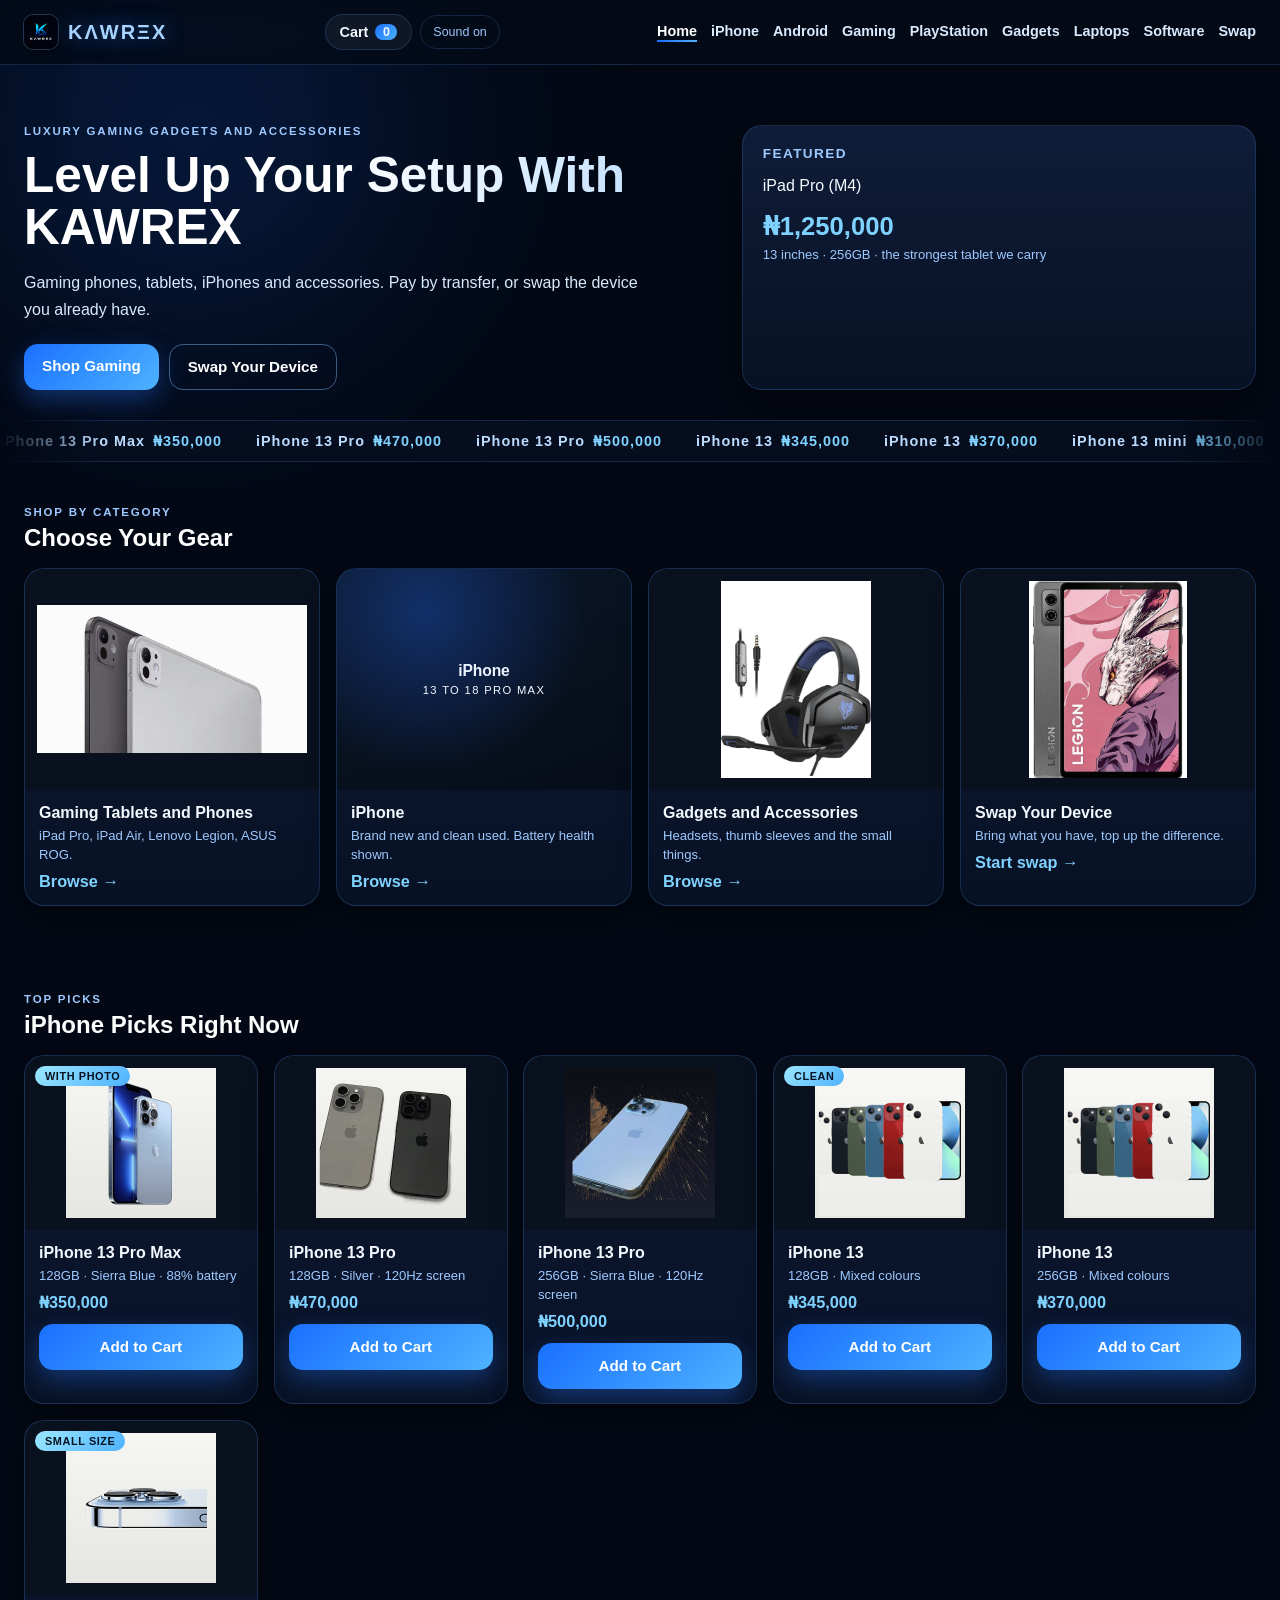
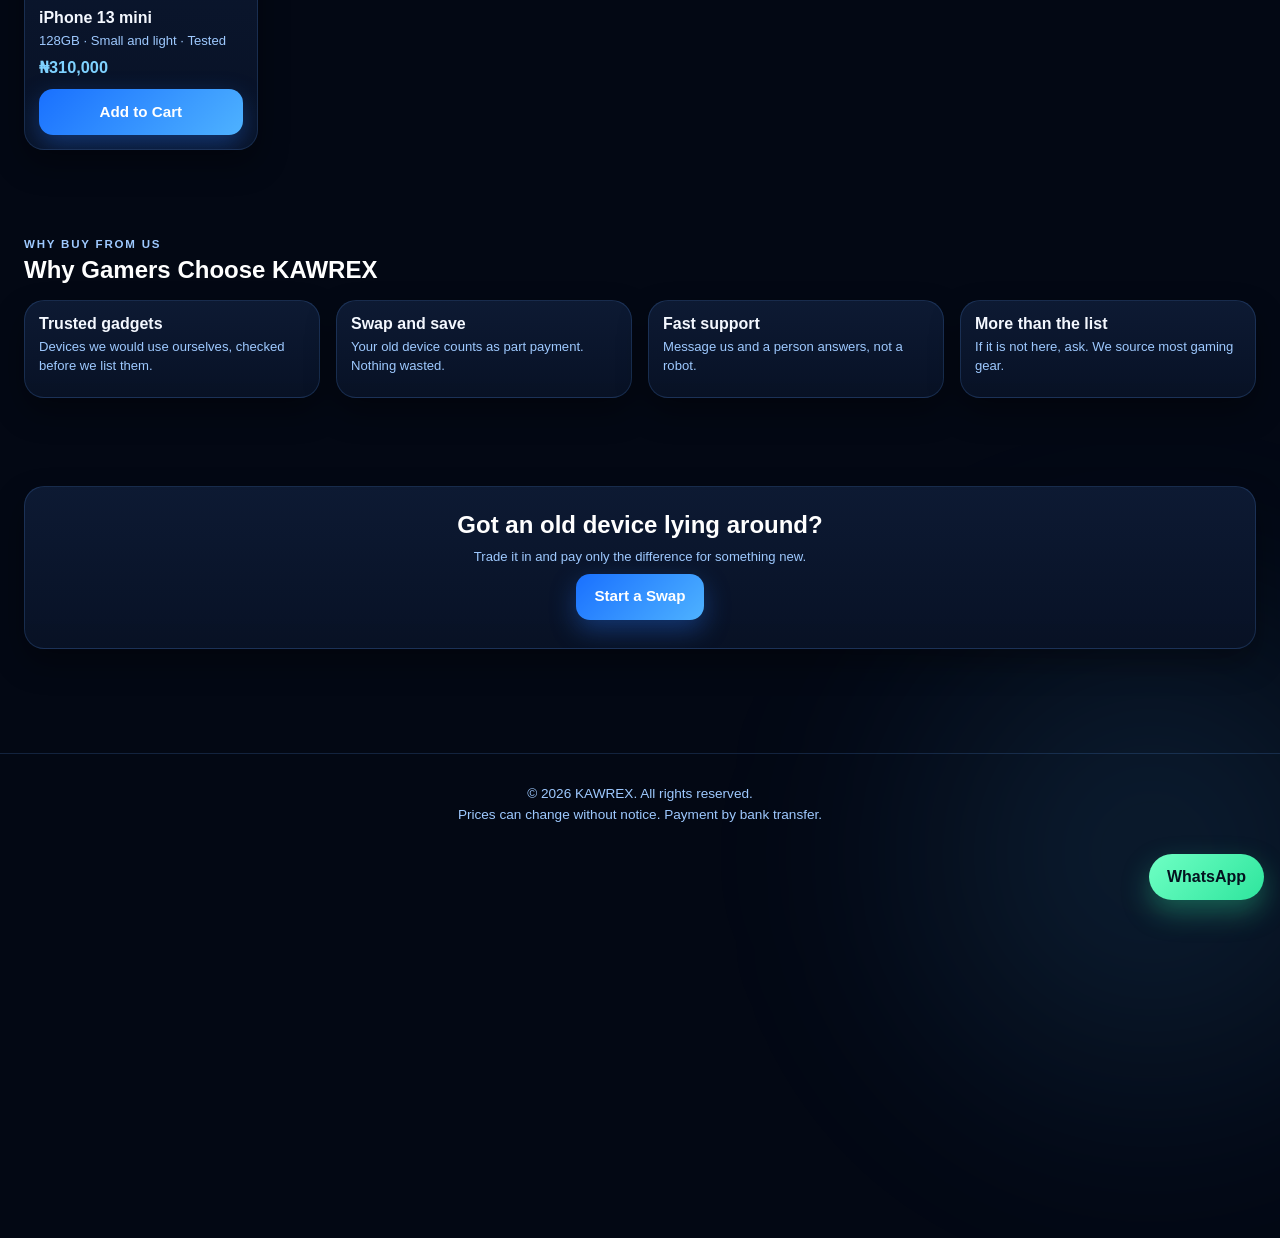
<file: index.html>
<!DOCTYPE html>
<html lang="en">
<head>
  <meta charset="UTF-8" />
  <meta name="viewport" content="width=device-width, initial-scale=1.0" />
  <title>KAWREX | Gaming Phones, Tablets and Accessories in Nigeria</title>
  <meta name="description" content="KAWREX sells gaming tablets, phones, accessories and gadgets in Nigeria. iPad Pro M4, Lenovo Legion Y700, ASUS ROG Phone 8 Pro. Swap your old device, pay by transfer, delivery nationwide." />
  <meta name="theme-color" content="#030814" />
  <meta property="og:type" content="website" />
  <meta property="og:title" content="KAWREX | Luxury Gaming Store" />
  <meta property="og:description" content="Gaming tablets, phones and accessories. Swap your old device or pay by transfer. Delivery nationwide." />
  <meta property="og:image" content="ipad-pro-m4.jpg" />
  <link rel="icon" href="favicon.ico" sizes="any" />
  <link rel="icon" type="image/png" sizes="32x32" href="favicon-32.png" />
  <link rel="apple-touch-icon" href="apple-touch-icon.png" />
  <link rel="manifest" href="manifest.json" />
  <meta name="apple-mobile-web-app-capable" content="yes" />
  <meta name="apple-mobile-web-app-status-bar-style" content="black-translucent" />
  <meta name="apple-mobile-web-app-title" content="KAWREX" />
  <meta name="mobile-web-app-capable" content="yes" />
  <link rel="stylesheet" href="style.css" />
</head>
<body data-page="index.html">
  <div id="site-header"></div>

  <main>
    <section class="hero">
      <div class="hero-text reveal">
        <p class="mini-tag">Luxury gaming gadgets and accessories</p>
        <h1>Level Up Your Setup With KAWREX</h1>
        <p class="hero-subtext">
          Gaming phones, tablets, iPhones and accessories. Pay by transfer, or swap the device you already have.
        </p>
        <div class="hero-actions">
          <a href="gaming.html" class="btn btn-primary">Shop Gaming</a>
          <a href="swap.html" class="btn btn-outline">Swap Your Device</a>
        </div>
      </div>
      <div class="hero-card reveal" data-tilt>
        <h3>Featured</h3>
        <p>iPad Pro (M4)</p>
        <p class="big-price">₦1,250,000</p>
        <span class="spec">13 inches · 256GB · the strongest tablet we carry</span>
      </div>
    </section>

    <div class="marquee" aria-hidden="true">
      <div class="marquee-track" id="marqueeTrack"></div>
    </div>

    <section class="section">
      <div class="section-title-wrap reveal">
        <p class="mini-tag">Shop by category</p>
        <h2>Choose Your Gear</h2>
      </div>
      <div class="grid">
        <a class="product-card reveal" href="gaming.html" data-tilt>
          <div class="card-media"><img src="ipad-pro-m4.jpg" alt="Gaming tablets" loading="lazy" /></div>
          <div class="card-body">
            <h3>Gaming Tablets and Phones</h3>
            <p class="spec">iPad Pro, iPad Air, Lenovo Legion, ASUS ROG.</p>
            <span class="price">Browse →</span>
          </div>
        </a>
        <a class="product-card reveal" href="iphone.html" data-tilt>
          <div class="card-media card-media-plate"><span class="card-plate"><span>iPhone</span><em>13 to 18 Pro Max</em></span></div>
          <div class="card-body">
            <h3>iPhone</h3>
            <p class="spec">Brand new and clean used. Battery health shown.</p>
            <span class="price">Browse &rarr;</span>
          </div>
        </a>
        <a class="product-card reveal" href="gadgets.html" data-tilt>
          <div class="card-media"><img src="gaming-headset.jpg" alt="Gadgets" loading="lazy" /></div>
          <div class="card-body">
            <h3>Gadgets and Accessories</h3>
            <p class="spec">Headsets, thumb sleeves and the small things.</p>
            <span class="price">Browse →</span>
          </div>
        </a>
        <a class="product-card reveal" href="swap.html" data-tilt>
          <div class="card-media"><img src="lenovo-legion-y700.jpg" alt="Swap your device" loading="lazy" /></div>
          <div class="card-body">
            <h3>Swap Your Device</h3>
            <p class="spec">Bring what you have, top up the difference.</p>
            <span class="price">Start swap →</span>
          </div>
        </a>
      </div>
    </section>

    <section class="section">
      <div class="section-title-wrap reveal">
        <p class="mini-tag">Top picks</p>
        <h2>iPhone Picks Right Now</h2>
      </div>
      <div class="grid" id="categoryGrid" data-category="iphone" data-limit="6"></div>
    </section>

    <section class="section">
      <div class="section-title-wrap reveal">
        <p class="mini-tag">Why buy from us</p>
        <h2>Why Gamers Choose KAWREX</h2>
      </div>
      <div class="grid">
        <div class="product-card reveal" data-tilt>
          <div class="card-body">
            <h3>Trusted gadgets</h3>
            <p class="spec">Devices we would use ourselves, checked before we list them.</p>
          </div>
        </div>
        <div class="product-card reveal" data-tilt>
          <div class="card-body">
            <h3>Swap and save</h3>
            <p class="spec">Your old device counts as part payment. Nothing wasted.</p>
          </div>
        </div>
        <div class="product-card reveal" data-tilt>
          <div class="card-body">
            <h3>Fast support</h3>
            <p class="spec">Message us and a person answers, not a robot.</p>
          </div>
        </div>
        <div class="product-card reveal" data-tilt>
          <div class="card-body">
            <h3>More than the list</h3>
            <p class="spec">If it is not here, ask. We source most gaming gear.</p>
          </div>
        </div>
      </div>
    </section>

    <section class="section">
      <div class="product-card reveal" style="padding:24px;text-align:center">
        <h2 style="margin:0 0 8px">Got an old device lying around?</h2>
        <p class="spec">Trade it in and pay only the difference for something new.</p>
        <a class="btn btn-primary" href="swap.html">Start a Swap</a>
      </div>
    </section>
  </main>

  <footer class="site-footer">
    <p>© 2026 KAWREX. All rights reserved.</p>
    <p>Prices can change without notice. Payment by bank transfer.</p>
  </footer>

  <a href="https://wa.me/2348069564602" class="floating-whatsapp" target="_blank" rel="noopener">WhatsApp</a>

  <script src="products.js"></script>
  <script src="app.js"></script>
  <script>
    // the moving strip under the hero, built from the real product list
    document.addEventListener("DOMContentLoaded", function () {
      const track = document.getElementById("marqueeTrack");
      if (!track) return;
      const items = PRODUCTS.concat(PRODUCTS).map(function (p) {
        return "<span>" + p.name + " <b>" + money(p.price) + "</b></span>";
      }).join("");
      track.innerHTML = items;
    });
  </script>
</body>
</html>
</file>
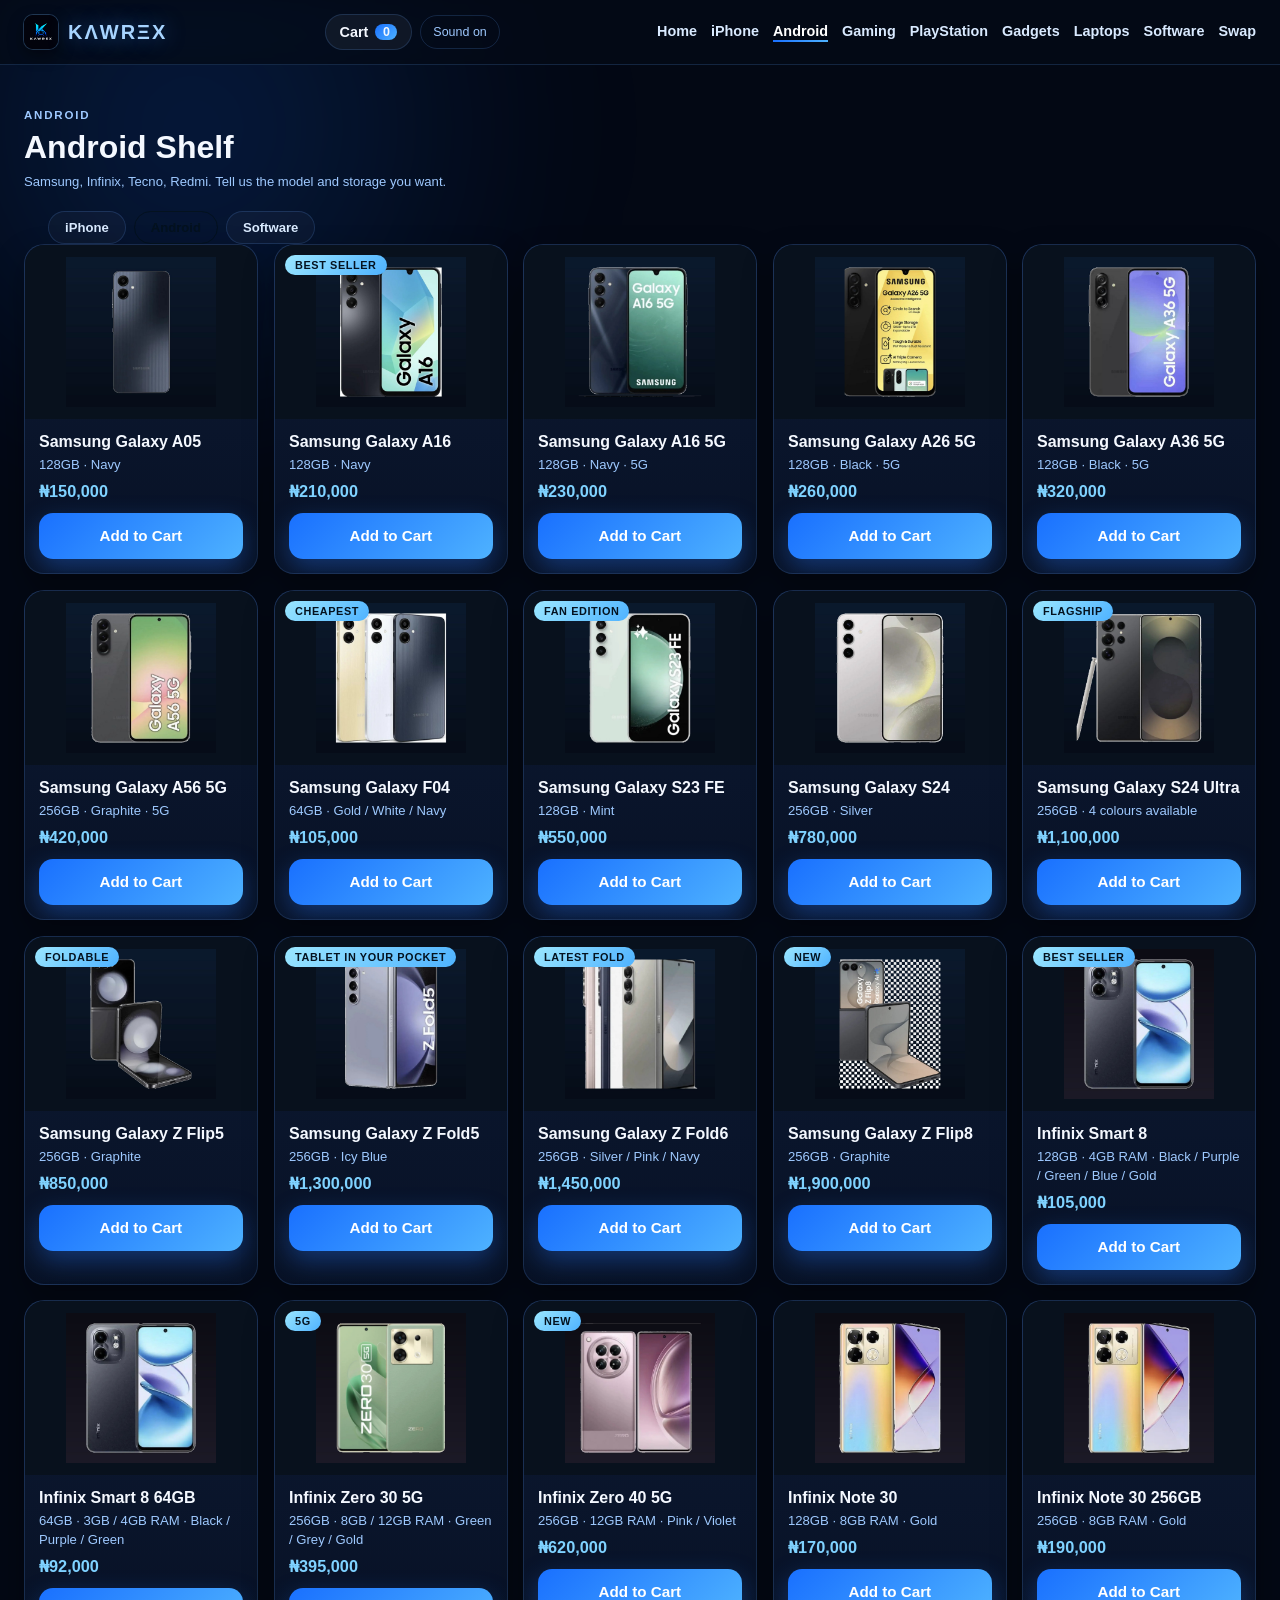
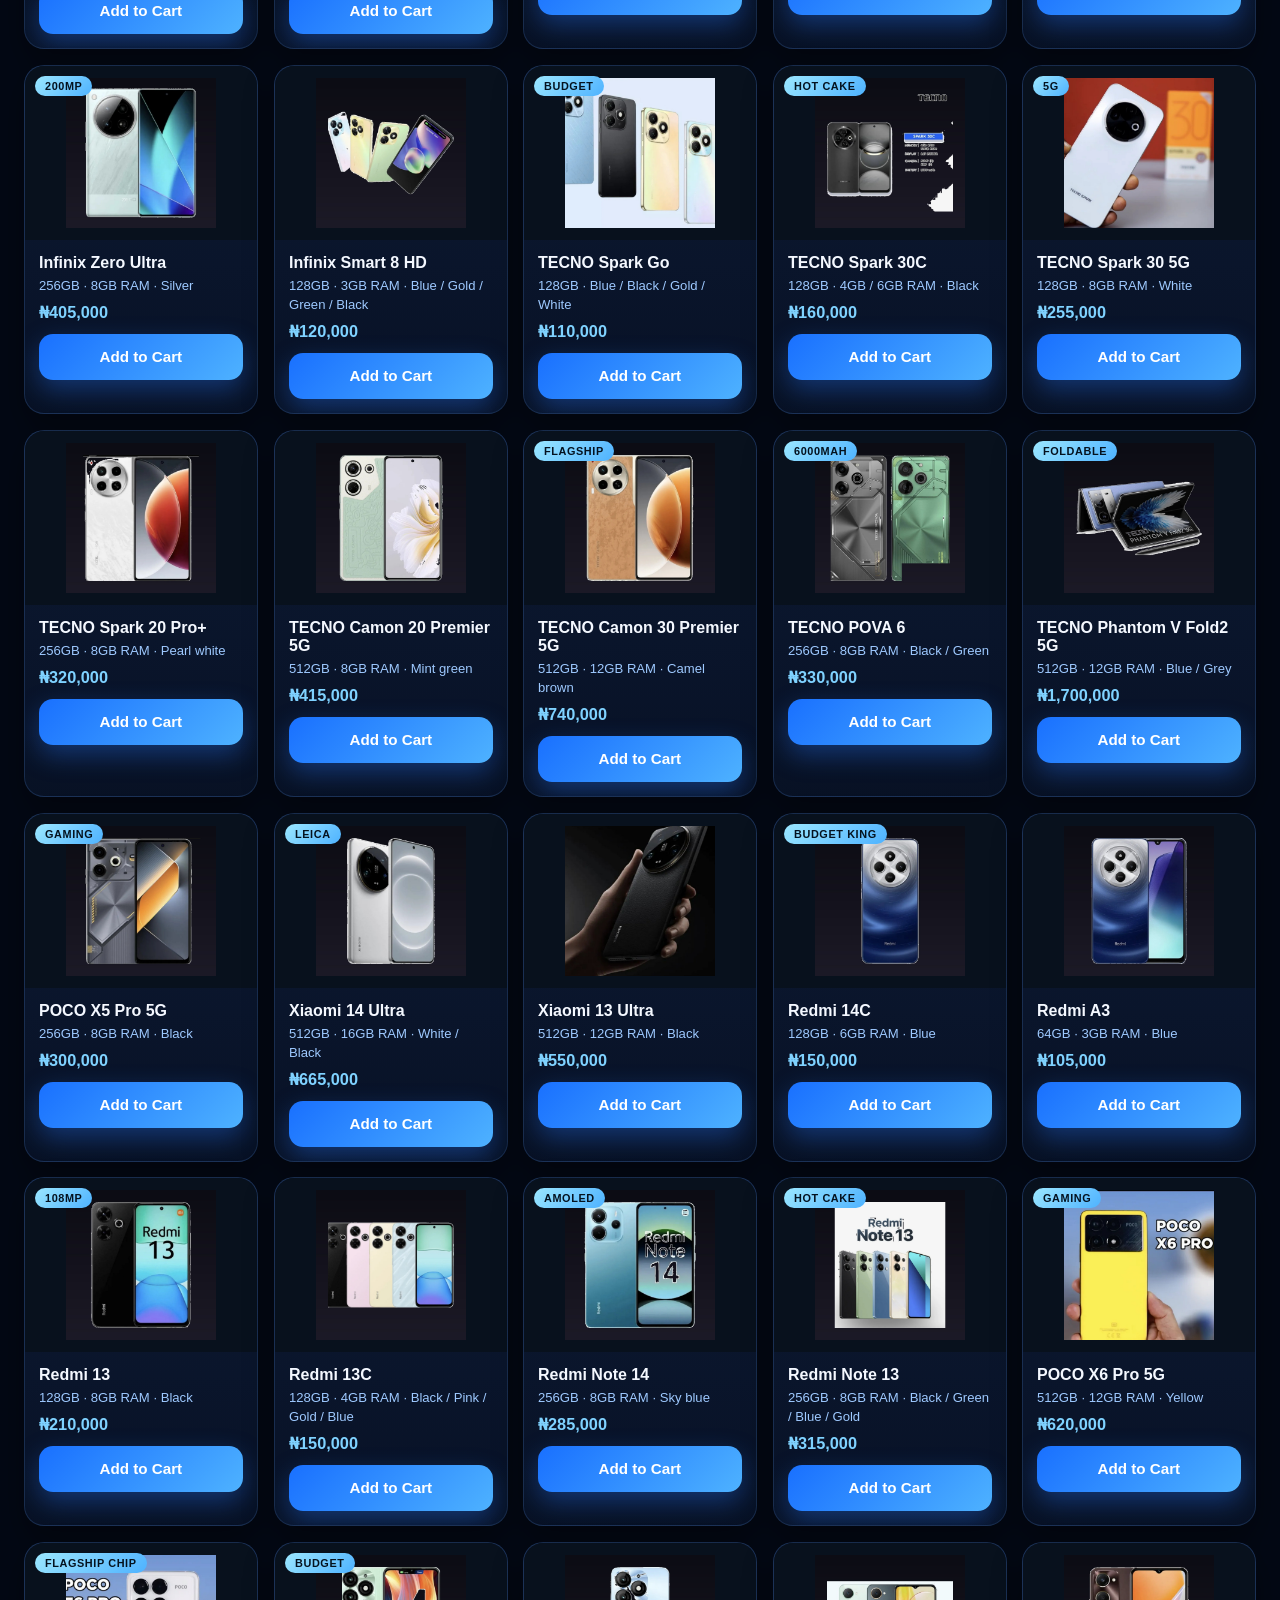
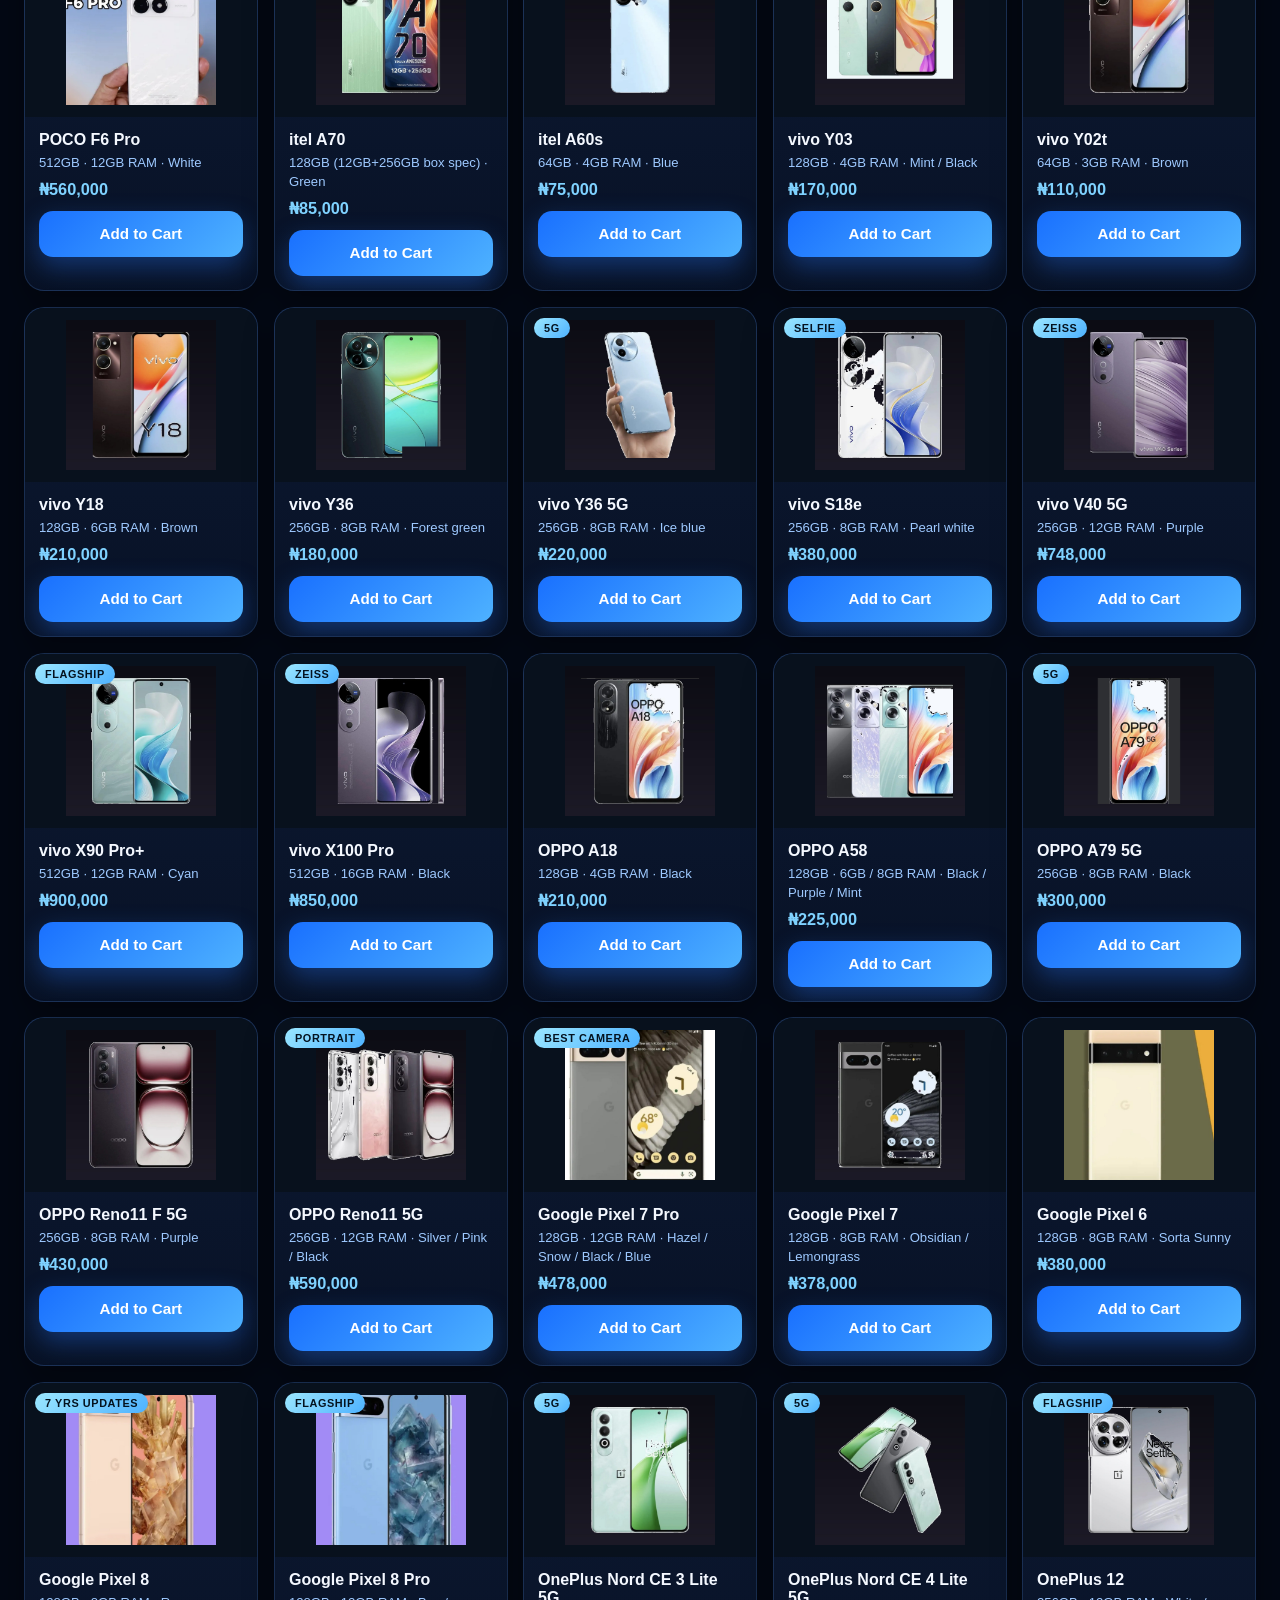
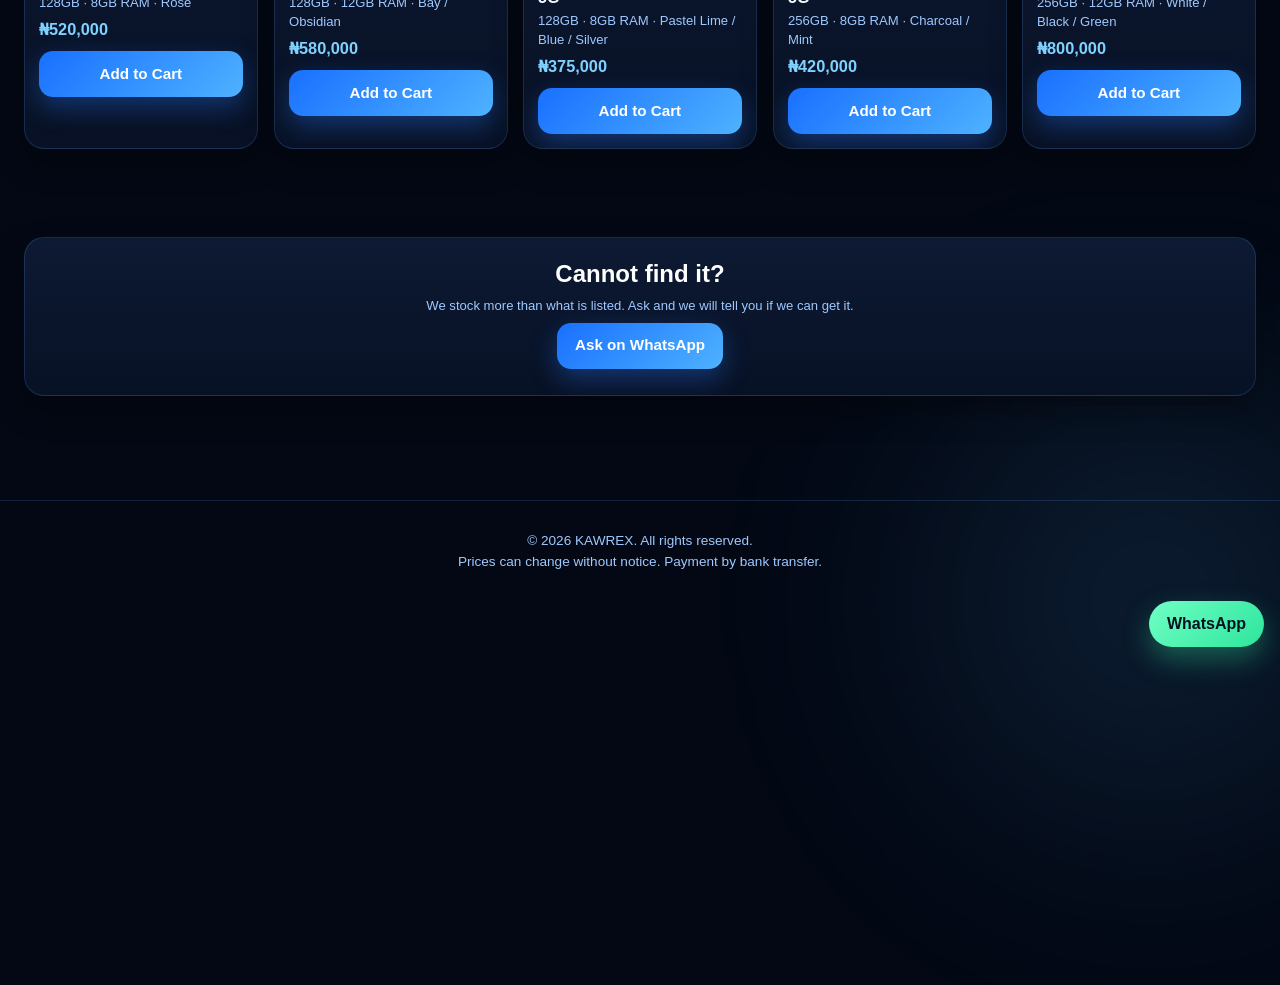
<file: android.html>
<!DOCTYPE html>
<html lang="en">
<head>
  <meta charset="UTF-8" />
  <meta name="viewport" content="width=device-width, initial-scale=1.0" />
  <title>Android Phones | KAWREX</title>
  <meta name="description" content="Android phones in Nigeria. Samsung, Infinix, Tecno, Redmi and more. Ask for what you want and we tell you the price." />
  <meta name="theme-color" content="#030814" />
  <link rel="icon" href="favicon.ico" sizes="any" />
  <link rel="icon" type="image/png" sizes="32x32" href="favicon-32.png" />
  <link rel="apple-touch-icon" href="apple-touch-icon.png" />
  <link rel="manifest" href="manifest.json" />
  <meta name="apple-mobile-web-app-capable" content="yes" />
  <meta name="apple-mobile-web-app-status-bar-style" content="black-translucent" />
  <meta name="apple-mobile-web-app-title" content="KAWREX" />
  <meta name="mobile-web-app-capable" content="yes" />
  <link rel="stylesheet" href="style.css" />
</head>
<body data-page="android.html">
  <div id="site-header"></div>

  <main>
    <section class="section">
      <div class="section-title-wrap reveal">
        <p class="mini-tag">Android</p>
        <h1 style="margin:8px 0 6px;font-size:2rem">Android Shelf</h1>
        <p class="spec">Samsung, Infinix, Tecno, Redmi. Tell us the model and storage you want.</p>
      </div>

      <nav class="sub-tabs reveal">
        <a href="iphone.html">iPhone</a>
        <a class="is-active" href="android.html">Android</a>
        <a href="software.html">Software</a>
      </nav>

      <div class="grid" data-category="android" data-empty="No Android phones listed yet. Send the list and prices and this shelf fills up."></div>
    </section>

    <section class="section">
      <div class="product-card reveal" style="padding:22px;text-align:center">
        <h2 style="margin:0 0 8px">Cannot find it?</h2>
        <p class="spec">We stock more than what is listed. Ask and we will tell you if we can get it.</p>
        <a class="btn btn-primary" href="https://wa.me/2348069564602" target="_blank" rel="noopener">Ask on WhatsApp</a>
      </div>
    </section>
  </main>

  <footer class="site-footer">
    <p>© 2026 KAWREX. All rights reserved.</p>
    <p>Prices can change without notice. Payment by bank transfer.</p>
  </footer>

  <a href="https://wa.me/2348069564602" class="floating-whatsapp" target="_blank" rel="noopener">WhatsApp</a>

  <script src="products.js"></script>
  <script src="app.js"></script>
</body>
</html>
</file>
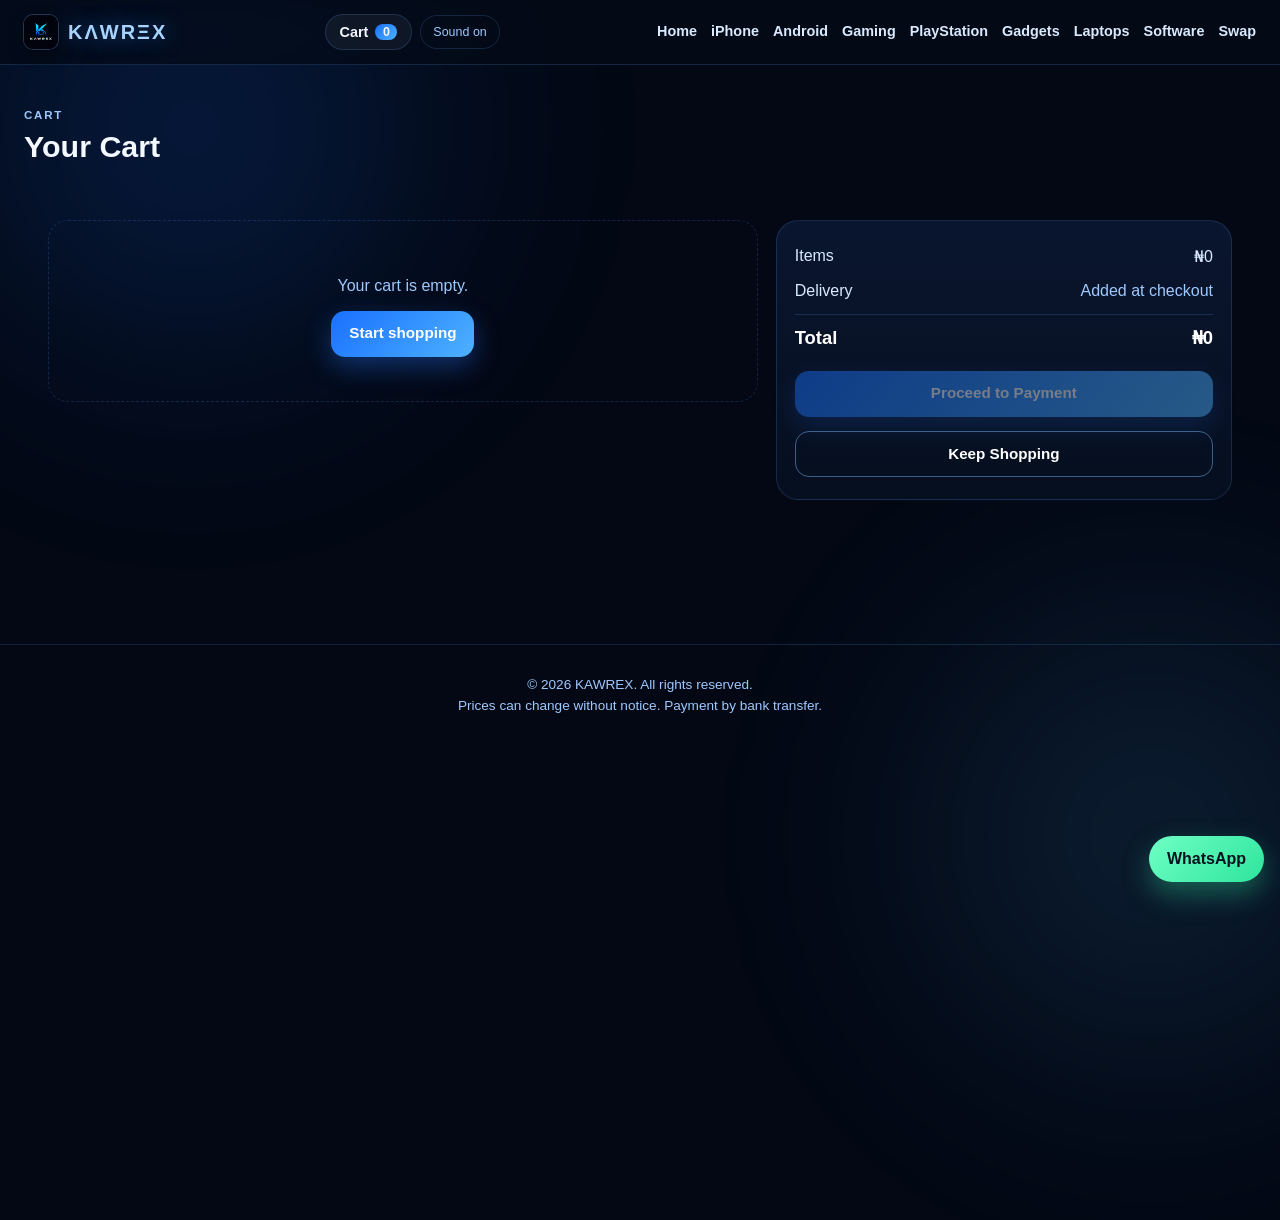
<file: cart.html>
<!DOCTYPE html>
<html lang="en">
<head>
  <meta charset="UTF-8" />
  <meta name="viewport" content="width=device-width, initial-scale=1.0" />
  <title>Your Cart | KAWREX</title>
  <meta name="theme-color" content="#030814" />
  <link rel="icon" href="favicon.ico" sizes="any" />
  <link rel="icon" type="image/png" sizes="32x32" href="favicon-32.png" />
  <link rel="apple-touch-icon" href="apple-touch-icon.png" />
  <link rel="manifest" href="manifest.json" />
  <meta name="apple-mobile-web-app-capable" content="yes" />
  <meta name="apple-mobile-web-app-status-bar-style" content="black-translucent" />
  <meta name="apple-mobile-web-app-title" content="KAWREX" />
  <meta name="mobile-web-app-capable" content="yes" />
  <link rel="stylesheet" href="style.css" />
</head>
<body data-page="cart.html">
  <div id="site-header"></div>

  <main>
    <section class="section">
      <div class="section-title-wrap reveal">
        <p class="mini-tag">Cart</p>
        <h1 style="margin:8px 0 0;font-size:1.9rem">Your Cart</h1>
      </div>

      <div class="cart-wrap">
        <div>
          <div id="cartLines"></div>
        </div>

        <aside class="totals-card reveal">
          <div class="totals-row">
            <span>Items</span>
            <span id="subtotal">₦0</span>
          </div>
          <div class="totals-row">
            <span>Delivery</span>
            <span class="muted">Added at checkout</span>
          </div>
          <div class="totals-row total">
            <span>Total</span>
            <span id="grandTotal">₦0</span>
          </div>
          <a class="btn btn-primary" id="toCheckout" href="checkout.html" style="width:100%;text-align:center;margin-top:14px">Proceed to Payment</a>
          <a class="btn btn-outline" href="gaming.html" style="width:100%;text-align:center;margin-top:10px">Keep Shopping</a>
        </aside>
      </div>
    </section>
  </main>

  <footer class="site-footer">
    <p>© 2026 KAWREX. All rights reserved.</p>
    <p>Prices can change without notice. Payment by bank transfer.</p>
  </footer>

  <a href="https://wa.me/2348069564602" class="floating-whatsapp" target="_blank" rel="noopener">WhatsApp</a>

  <script src="products.js"></script>
  <script src="app.js"></script>
</body>
</html>
</file>
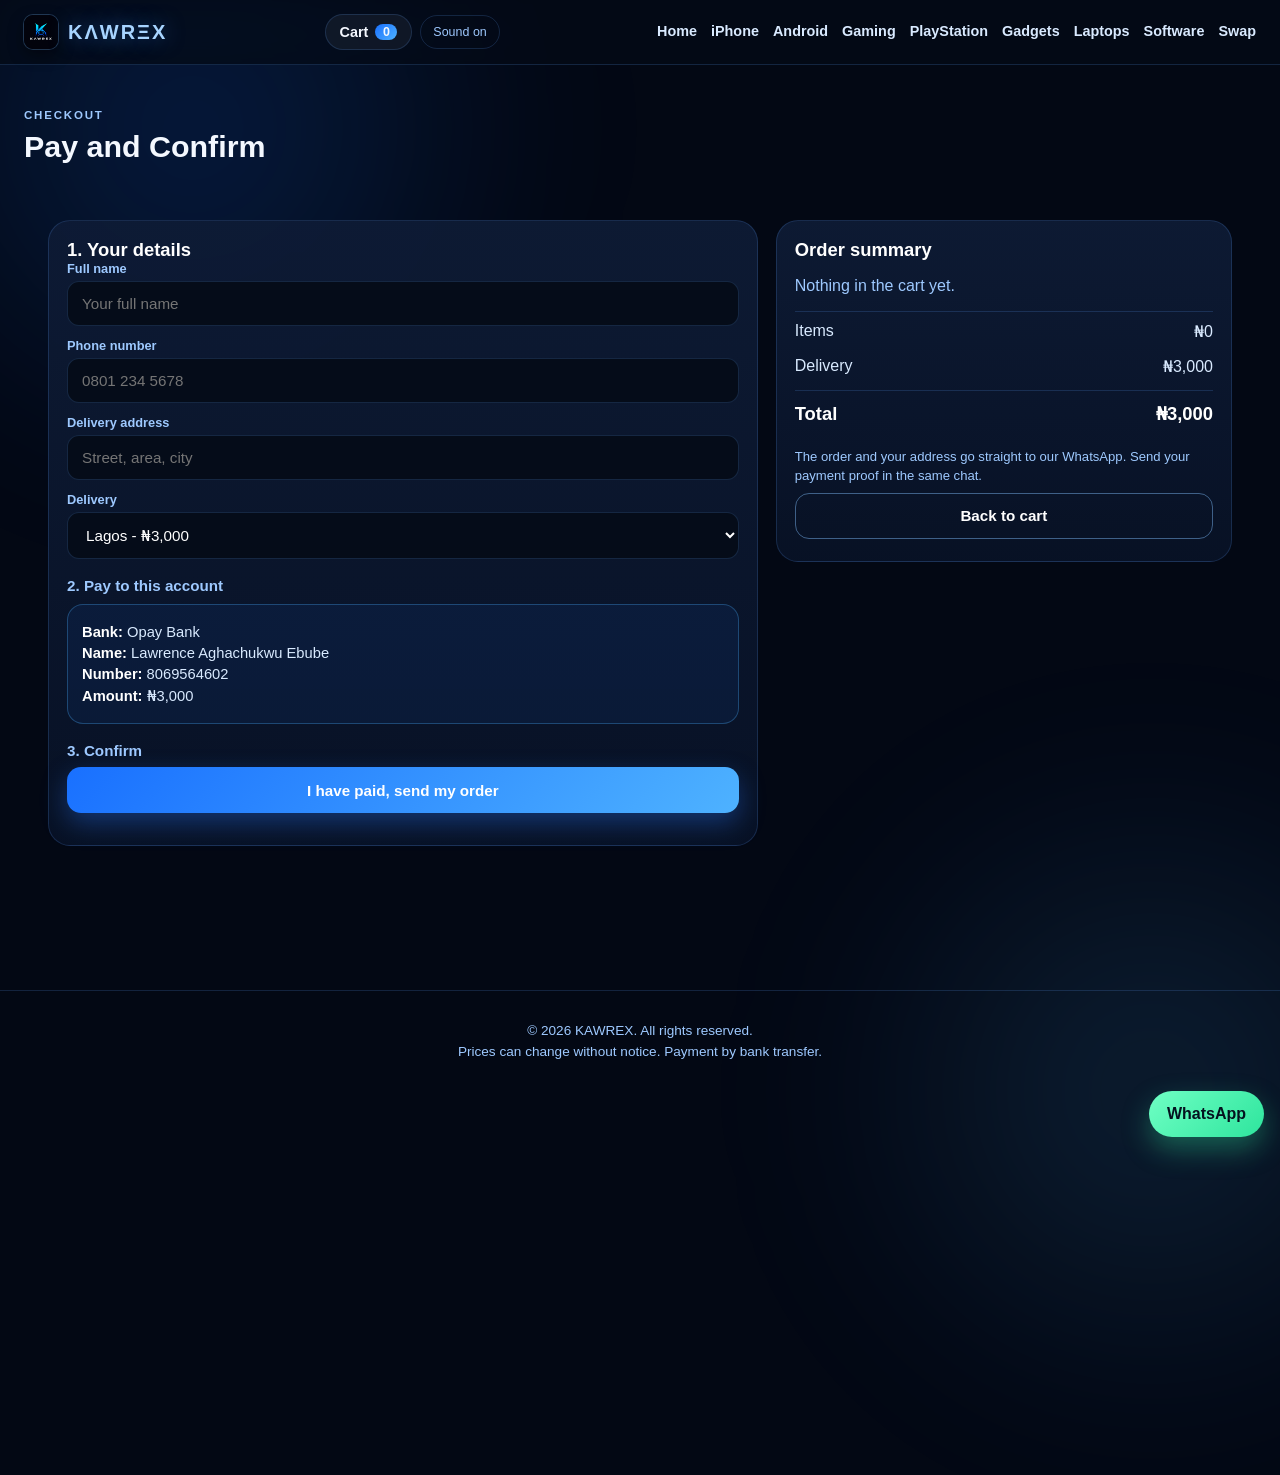
<file: checkout.html>
<!DOCTYPE html>
<html lang="en">
<head>
  <meta charset="UTF-8" />
  <meta name="viewport" content="width=device-width, initial-scale=1.0" />
  <title>Checkout | KAWREX</title>
  <meta name="theme-color" content="#030814" />
  <link rel="icon" href="favicon.ico" sizes="any" />
  <link rel="icon" type="image/png" sizes="32x32" href="favicon-32.png" />
  <link rel="apple-touch-icon" href="apple-touch-icon.png" />
  <link rel="manifest" href="manifest.json" />
  <meta name="apple-mobile-web-app-capable" content="yes" />
  <meta name="apple-mobile-web-app-status-bar-style" content="black-translucent" />
  <meta name="apple-mobile-web-app-title" content="KAWREX" />
  <meta name="mobile-web-app-capable" content="yes" />
  <link rel="stylesheet" href="style.css" />
</head>
<body data-page="checkout.html">
  <div id="site-header"></div>

  <main>
    <section class="section">
      <div class="section-title-wrap reveal">
        <p class="mini-tag">Checkout</p>
        <h1 style="margin:8px 0 0;font-size:1.9rem">Pay and Confirm</h1>
      </div>

      <div class="check-grid">
        <form class="panel reveal" id="checkForm">
          <h2>1. Your details</h2>

          <label class="field">
            <span>Full name</span>
            <input type="text" id="buyerName" autocomplete="name" placeholder="Your full name" required />
          </label>

          <label class="field">
            <span>Phone number</span>
            <input type="tel" id="buyerPhone" autocomplete="tel" inputmode="tel" placeholder="0801 234 5678" required />
          </label>

          <label class="field">
            <span>Delivery address</span>
            <input type="text" id="buyerAddress" autocomplete="street-address" placeholder="Street, area, city" required />
          </label>

          <label class="field">
            <span>Delivery</span>
            <select id="zone">
              <option value="pickup">Pick up at the shop - free</option>
              <option value="lagos" selected>Lagos - ₦3,000</option>
              <option value="outside">Outside Lagos - ₦6,000</option>
            </select>
          </label>

          <h3>2. Pay to this account</h3>
          <div class="bank-box">
            <p><strong>Bank:</strong> Opay Bank</p>
            <p><strong>Name:</strong> Lawrence Aghachukwu Ebube</p>
            <p><strong>Number:</strong> 8069564602</p>
            <p><strong>Amount:</strong> <span id="payAmount">₦0</span></p>
          </div>

          <h3>3. Confirm</h3>
          <button type="submit" class="btn btn-primary" style="width:100%">I have paid, send my order</button>
          <p class="form-message" id="checkMessage"></p>
        </form>

        <aside class="panel reveal">
          <h2>Order summary</h2>
          <div id="summaryLines"></div>
          <div class="totals-row" style="border-top:1px solid var(--line);margin-top:10px;padding-top:10px">
            <span>Items</span>
            <span id="summarySubtotal">₦0</span>
          </div>
          <div class="totals-row">
            <span>Delivery</span>
            <span id="summaryFee">₦0</span>
          </div>
          <div class="totals-row total">
            <span>Total</span>
            <span id="summaryTotal">₦0</span>
          </div>
          <p class="spec" style="margin-top:14px">
            The order and your address go straight to our WhatsApp. Send your payment proof in the same chat.
          </p>
          <a class="btn btn-outline" href="cart.html" style="width:100%;text-align:center">Back to cart</a>
        </aside>
      </div>
    </section>
  </main>

  <footer class="site-footer">
    <p>© 2026 KAWREX. All rights reserved.</p>
    <p>Prices can change without notice. Payment by bank transfer.</p>
  </footer>

  <a href="https://wa.me/2348069564602" class="floating-whatsapp" target="_blank" rel="noopener">WhatsApp</a>

  <script src="products.js"></script>
  <script src="app.js"></script>
</body>
</html>
</file>
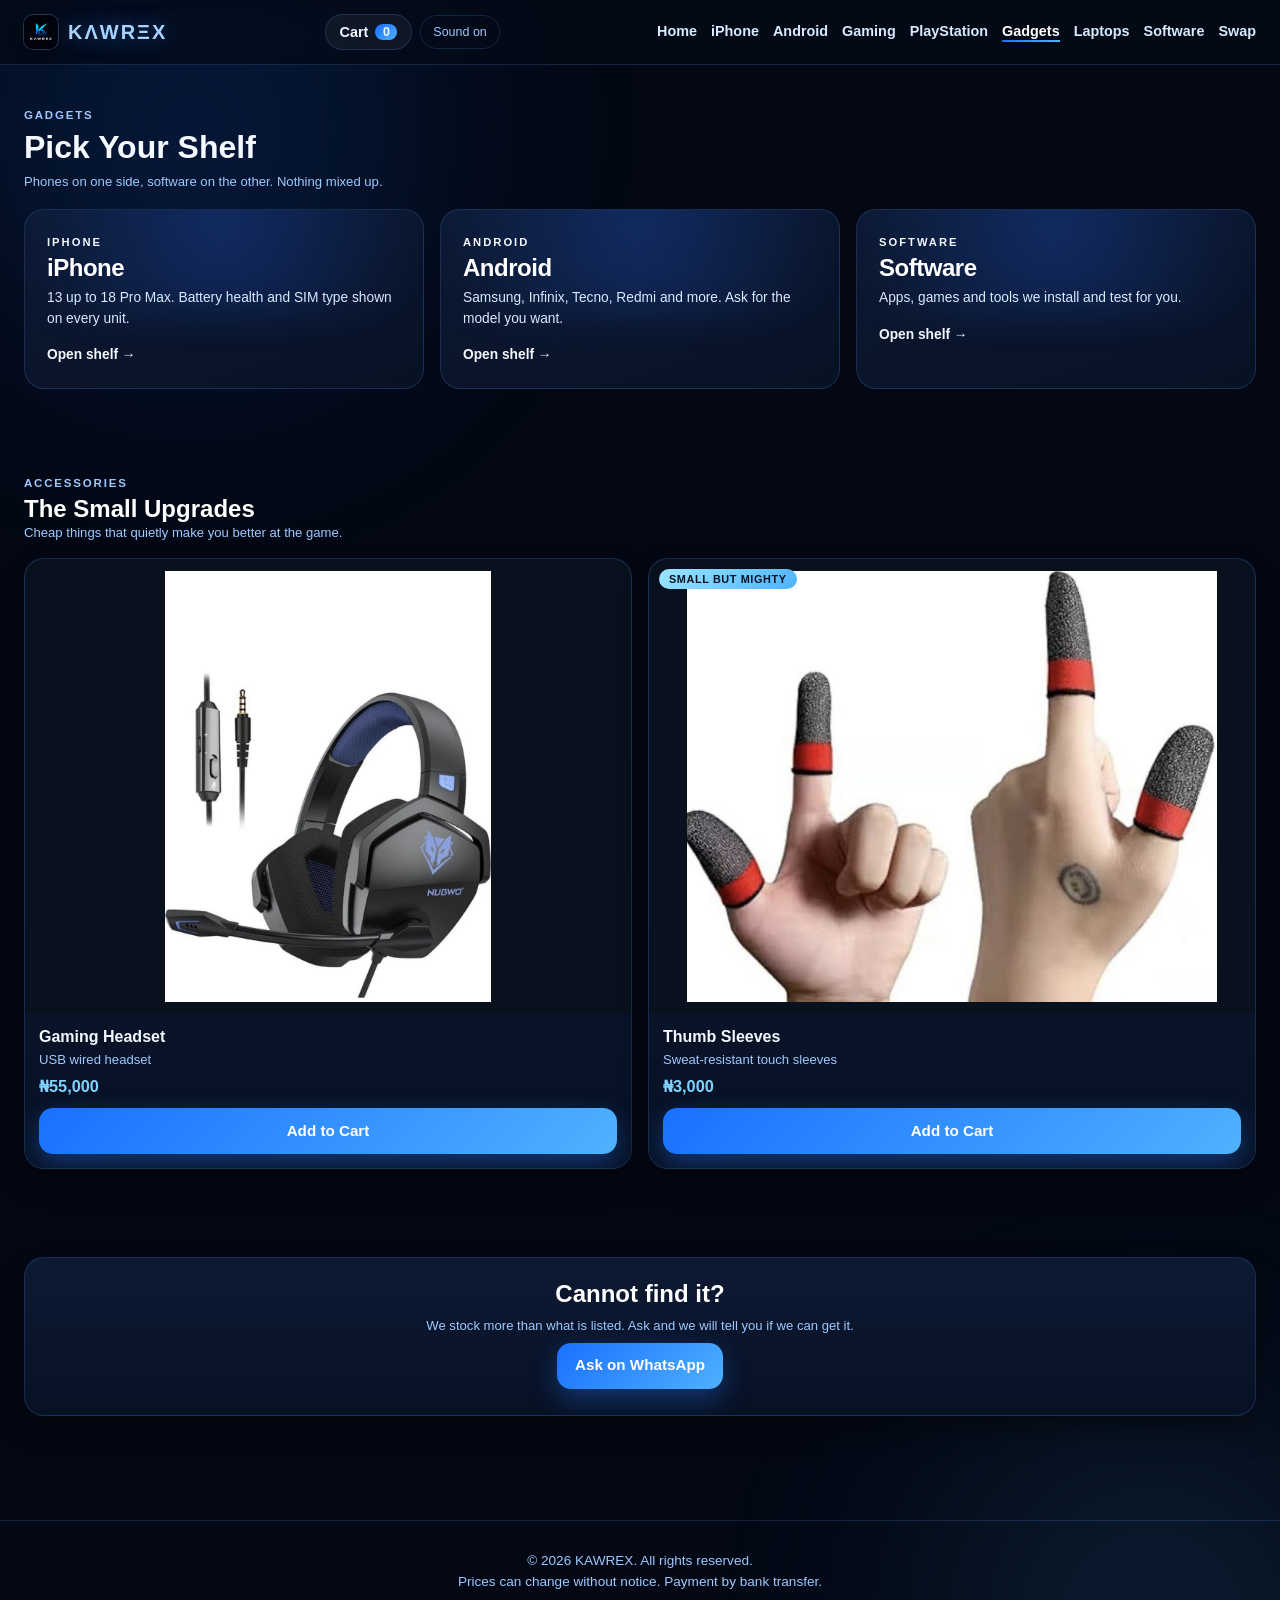
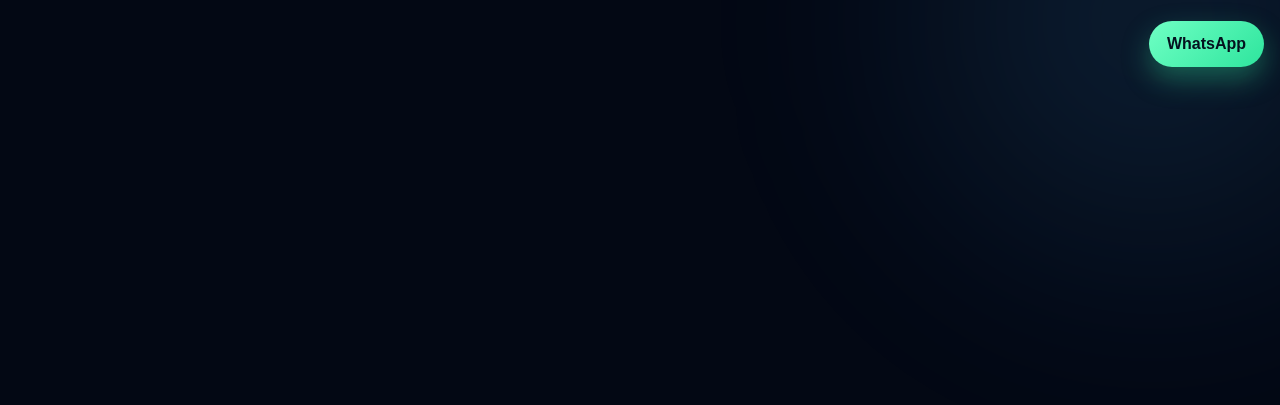
<file: gadgets.html>
<!DOCTYPE html>
<html lang="en">
<head>
  <meta charset="UTF-8" />
  <meta name="viewport" content="width=device-width, initial-scale=1.0" />
  <title>Gadgets | KAWREX</title>
  <meta name="description" content="iPhones, Android phones, software and accessories. Pick the shelf you want." />
  <meta name="theme-color" content="#030814" />
  <meta property="og:type" content="website" />
  <meta property="og:title" content="Gadgets | KAWREX" />
  <meta property="og:description" content="iPhones, Android phones, software and accessories. Pick the shelf you want." />
  <meta property="og:image" content="iphone-hero.jpg" />
  <link rel="icon" href="favicon.ico" sizes="any" />
  <link rel="icon" type="image/png" sizes="32x32" href="favicon-32.png" />
  <link rel="apple-touch-icon" href="apple-touch-icon.png" />
  <link rel="manifest" href="manifest.json" />
  <meta name="apple-mobile-web-app-capable" content="yes" />
  <meta name="apple-mobile-web-app-status-bar-style" content="black-translucent" />
  <meta name="apple-mobile-web-app-title" content="KAWREX" />
  <meta name="mobile-web-app-capable" content="yes" />
  <link rel="stylesheet" href="style.css" />
</head>
<body data-page="gadgets.html">
  <div id="site-header"></div>

  <main>
    <section class="section">
      <div class="section-title-wrap reveal">
        <p class="mini-tag">Gadgets</p>
        <h1 style="margin:8px 0 6px;font-size:2rem">Pick Your Shelf</h1>
        <p class="spec">Phones on one side, software on the other. Nothing mixed up.</p>
      </div>

      <div class="gate-grid">
        <a class="gate-card reveal" href="iphone.html">
          <span class="gate-glow"></span>
          <span class="gate-icon">iPhone</span>
          <span class="gate-title">iPhone</span>
          <span class="gate-sub">13 up to 18 Pro Max. Battery health and SIM type shown on every unit.</span>
          <span class="gate-arrow">Open shelf →</span>
        </a>

        <a class="gate-card reveal" href="android.html" style="transition-delay:80ms">
          <span class="gate-glow"></span>
          <span class="gate-icon">Android</span>
          <span class="gate-title">Android</span>
          <span class="gate-sub">Samsung, Infinix, Tecno, Redmi and more. Ask for the model you want.</span>
          <span class="gate-arrow">Open shelf →</span>
        </a>

        <a class="gate-card reveal" href="software.html" style="transition-delay:160ms">
          <span class="gate-glow"></span>
          <span class="gate-icon">Software</span>
          <span class="gate-title">Software</span>
          <span class="gate-sub">Apps, games and tools we install and test for you.</span>
          <span class="gate-arrow">Open shelf →</span>
        </a>
      </div>
    </section>

    <section class="section">
      <div class="section-title-wrap reveal">
        <p class="mini-tag">Accessories</p>
        <h2>The Small Upgrades</h2>
        <p class="spec">Cheap things that quietly make you better at the game.</p>
      </div>
      <div class="grid" data-category="accessories" data-empty="Nothing here yet. Send me your accessory list and I will fill this shelf."></div>
    </section>

    <section class="section">
      <div class="product-card reveal" style="padding:22px;text-align:center">
        <h2 style="margin:0 0 8px">Cannot find it?</h2>
        <p class="spec">We stock more than what is listed. Ask and we will tell you if we can get it.</p>
        <a class="btn btn-primary" href="https://wa.me/2348069564602" target="_blank" rel="noopener">Ask on WhatsApp</a>
      </div>
    </section>
  </main>

  <footer class="site-footer">
    <p>© 2026 KAWREX. All rights reserved.</p>
    <p>Prices can change without notice. Payment by bank transfer.</p>
  </footer>

  <a href="https://wa.me/2348069564602" class="floating-whatsapp" target="_blank" rel="noopener">WhatsApp</a>

  <script src="products.js"></script>
  <script src="app.js"></script>
</body>
</html>
</file>
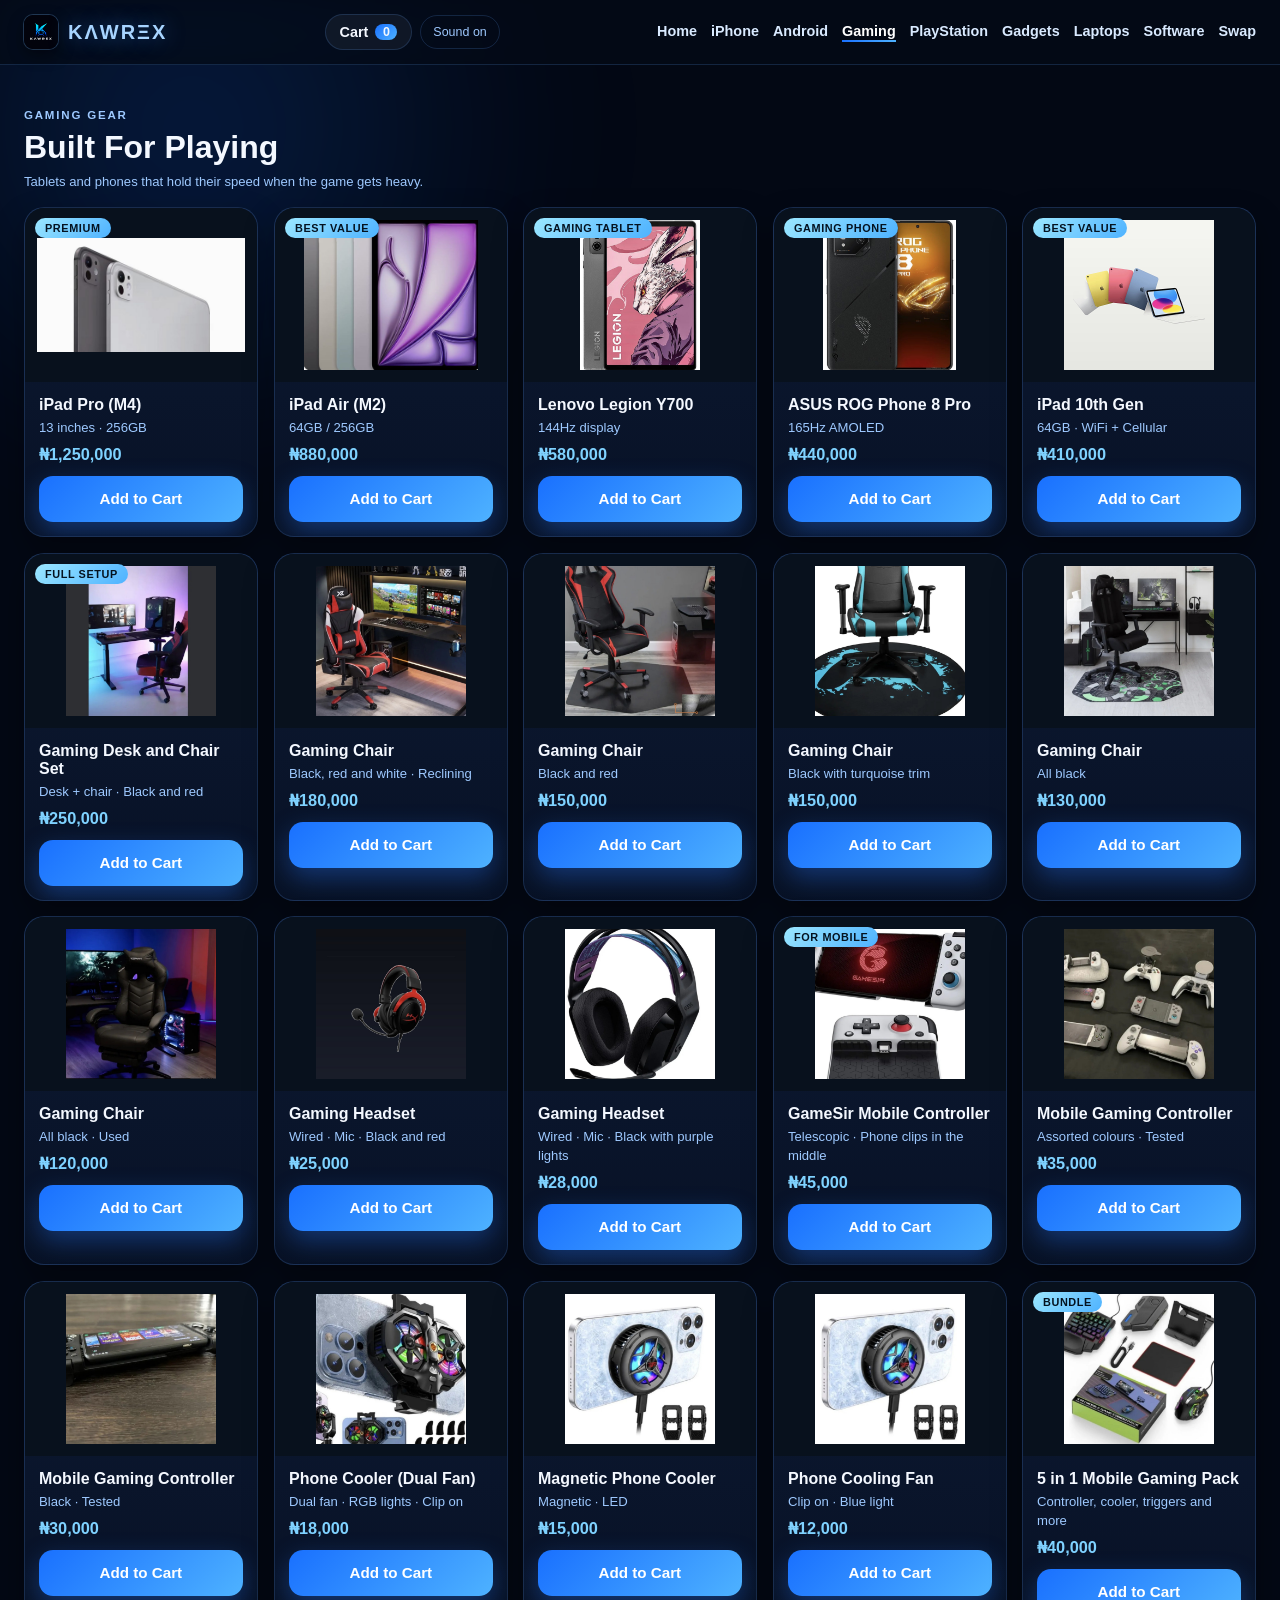
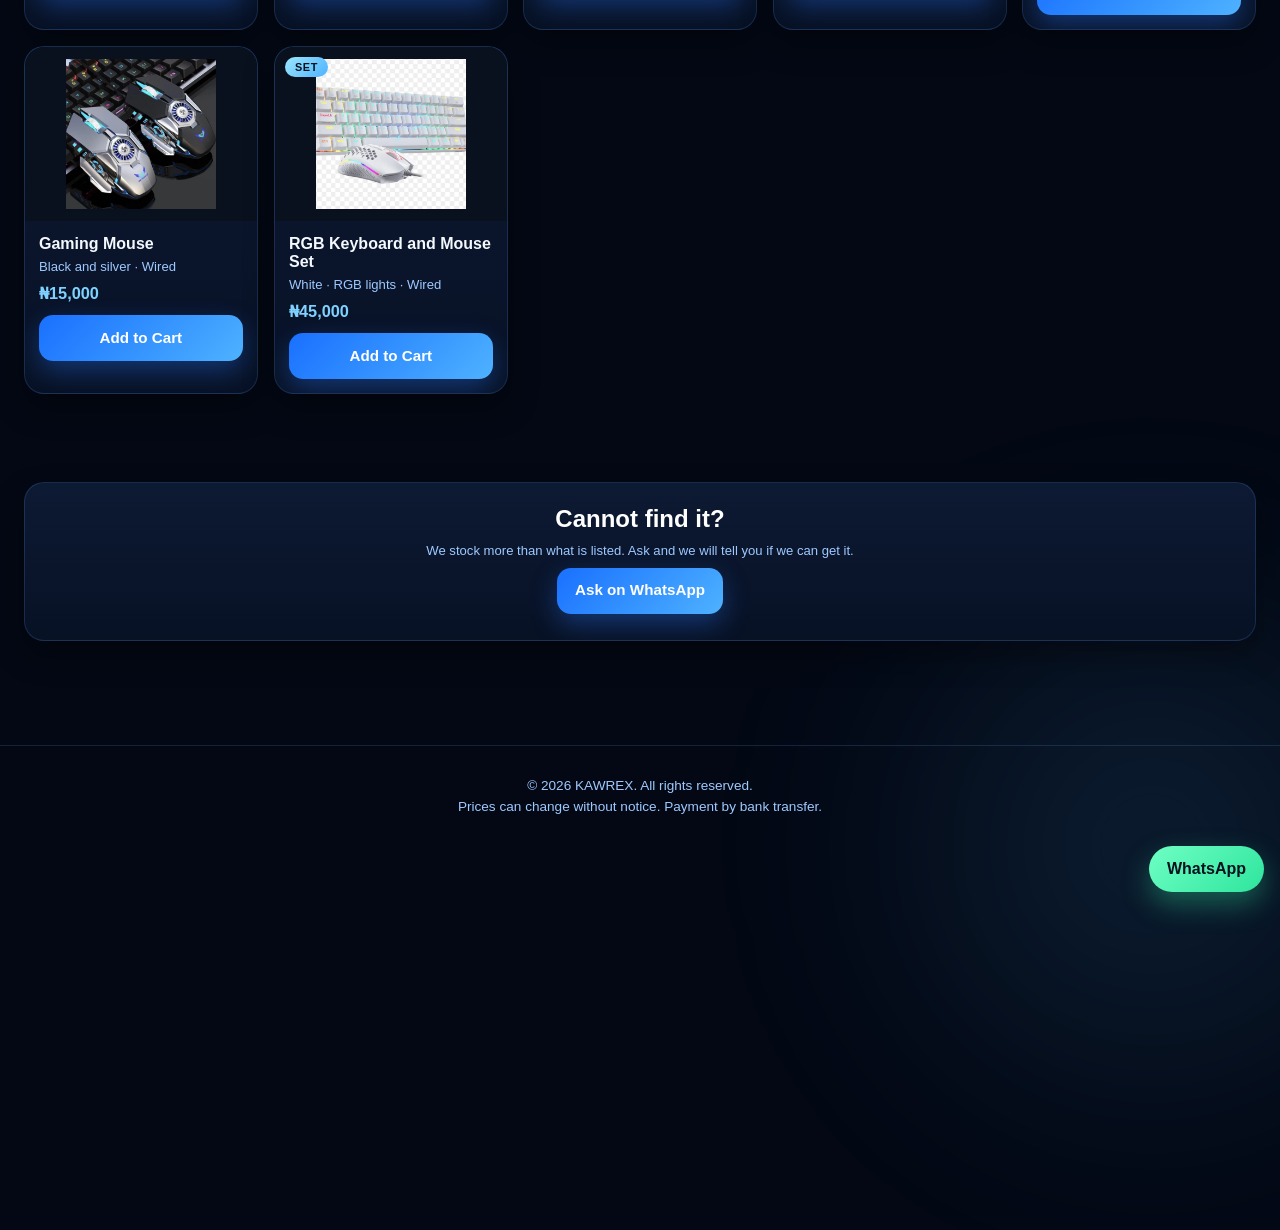
<file: gaming.html>
<!DOCTYPE html>
<html lang="en">
<head>
  <meta charset="UTF-8" />
  <meta name="viewport" content="width=device-width, initial-scale=1.0" />
  <title>Gaming Tablets & Phones | KAWREX</title>
  <meta name="description" content="Gaming tablets and gaming phones in Nigeria. iPad Pro M4, iPad Air M2, Lenovo Legion Y700, ASUS ROG Phone 8 Pro." />
  <meta name="theme-color" content="#030814" />
  <link rel="icon" href="favicon.ico" sizes="any" />
  <link rel="icon" type="image/png" sizes="32x32" href="favicon-32.png" />
  <link rel="apple-touch-icon" href="apple-touch-icon.png" />
  <link rel="manifest" href="manifest.json" />
  <meta name="apple-mobile-web-app-capable" content="yes" />
  <meta name="apple-mobile-web-app-status-bar-style" content="black-translucent" />
  <meta name="apple-mobile-web-app-title" content="KAWREX" />
  <meta name="mobile-web-app-capable" content="yes" />
  <link rel="stylesheet" href="style.css" />
</head>
<body data-page="gaming.html">
  <div id="site-header"></div>

  <main>
    <section class="section">
      <div class="section-title-wrap reveal">
        <p class="mini-tag">Gaming gear</p>
        <h1 style="margin:8px 0 6px;font-size:2rem">Built For Playing</h1>
        <p class="spec">Tablets and phones that hold their speed when the game gets heavy.</p>
      </div>
      <div class="grid" id="categoryGrid" data-category="gaming"></div>
    </section>

    <section class="section">
      <div class="product-card reveal" style="padding:22px;text-align:center">
        <h2 style="margin:0 0 8px">Cannot find it?</h2>
        <p class="spec">We stock more than what is listed. Ask and we will tell you if we can get it.</p>
        <a class="btn btn-primary" href="https://wa.me/2348069564602" target="_blank" rel="noopener">Ask on WhatsApp</a>
      </div>
    </section>
  </main>

  <footer class="site-footer">
    <p>© 2026 KAWREX. All rights reserved.</p>
    <p>Prices can change without notice. Payment by bank transfer.</p>
  </footer>

  <a href="https://wa.me/2348069564602" class="floating-whatsapp" target="_blank" rel="noopener">WhatsApp</a>

  <script src="products.js"></script>
  <script src="app.js"></script>
</body>
</html>
</file>
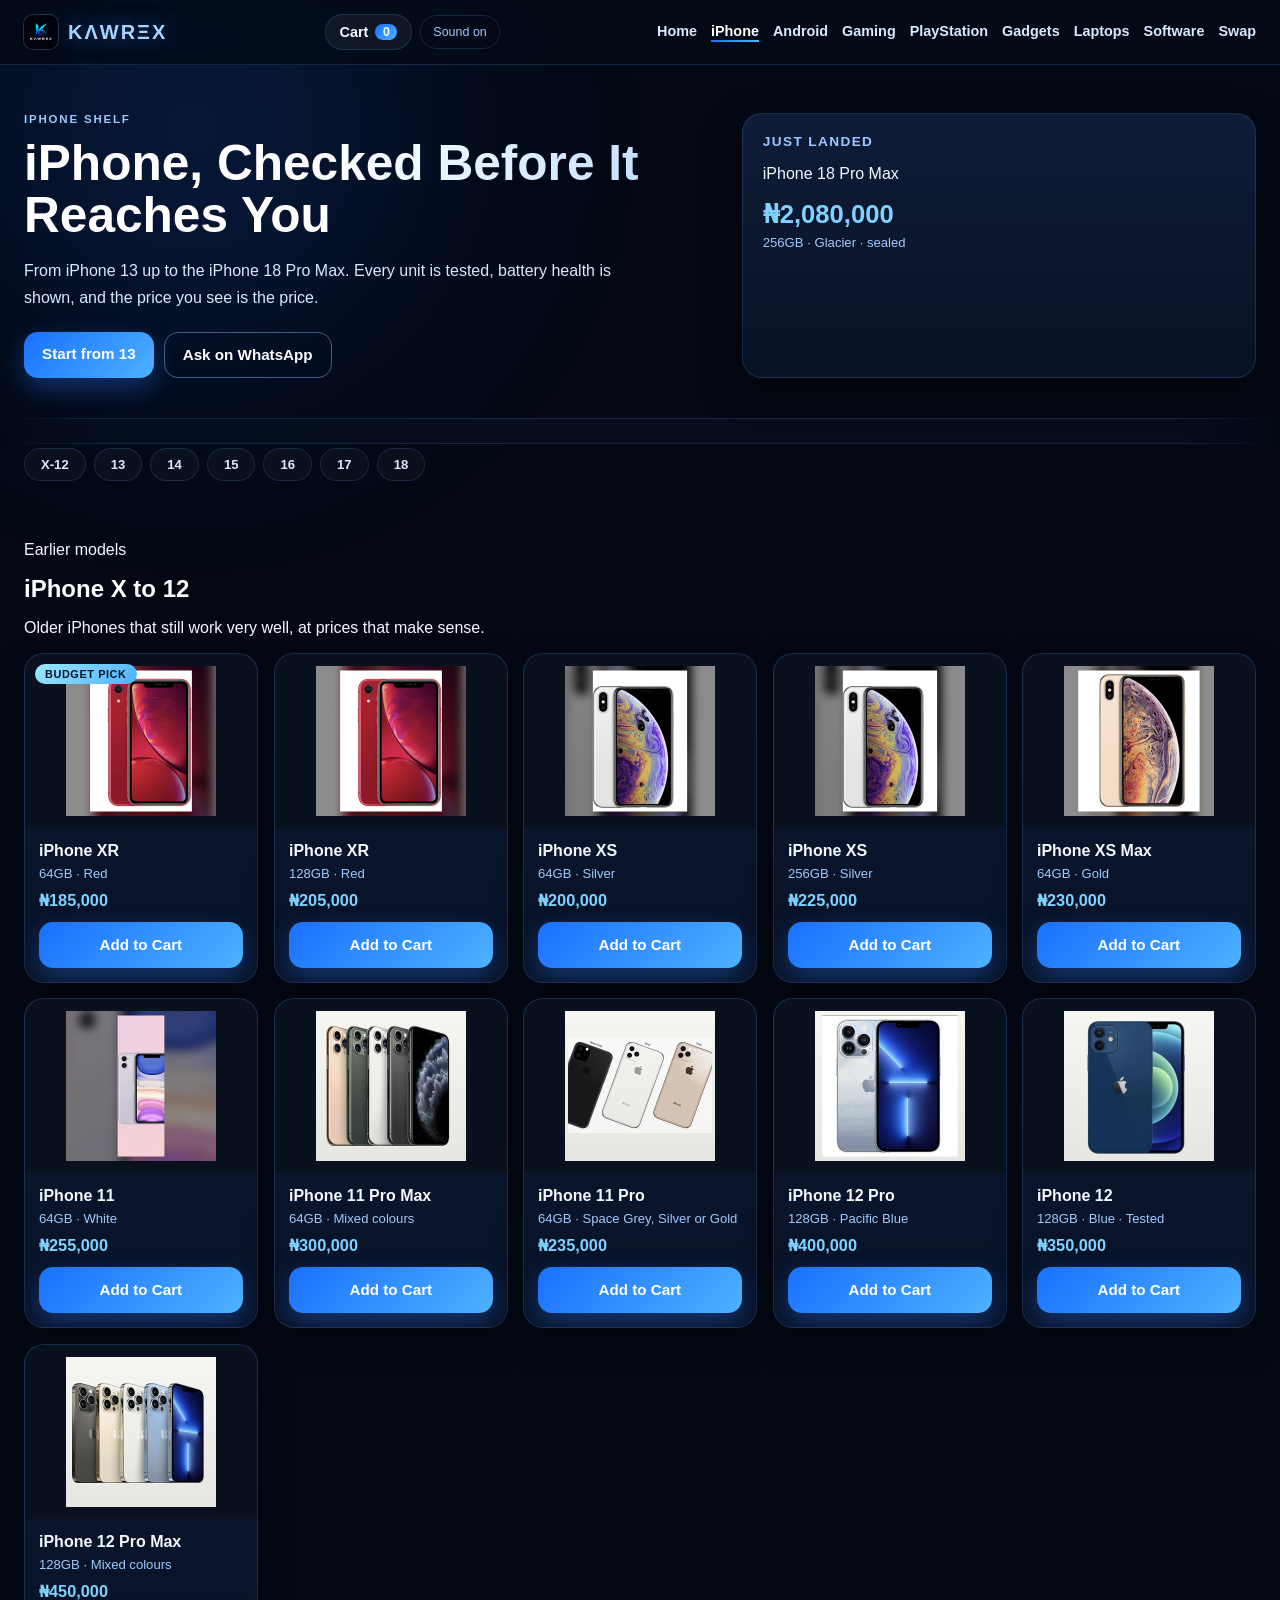
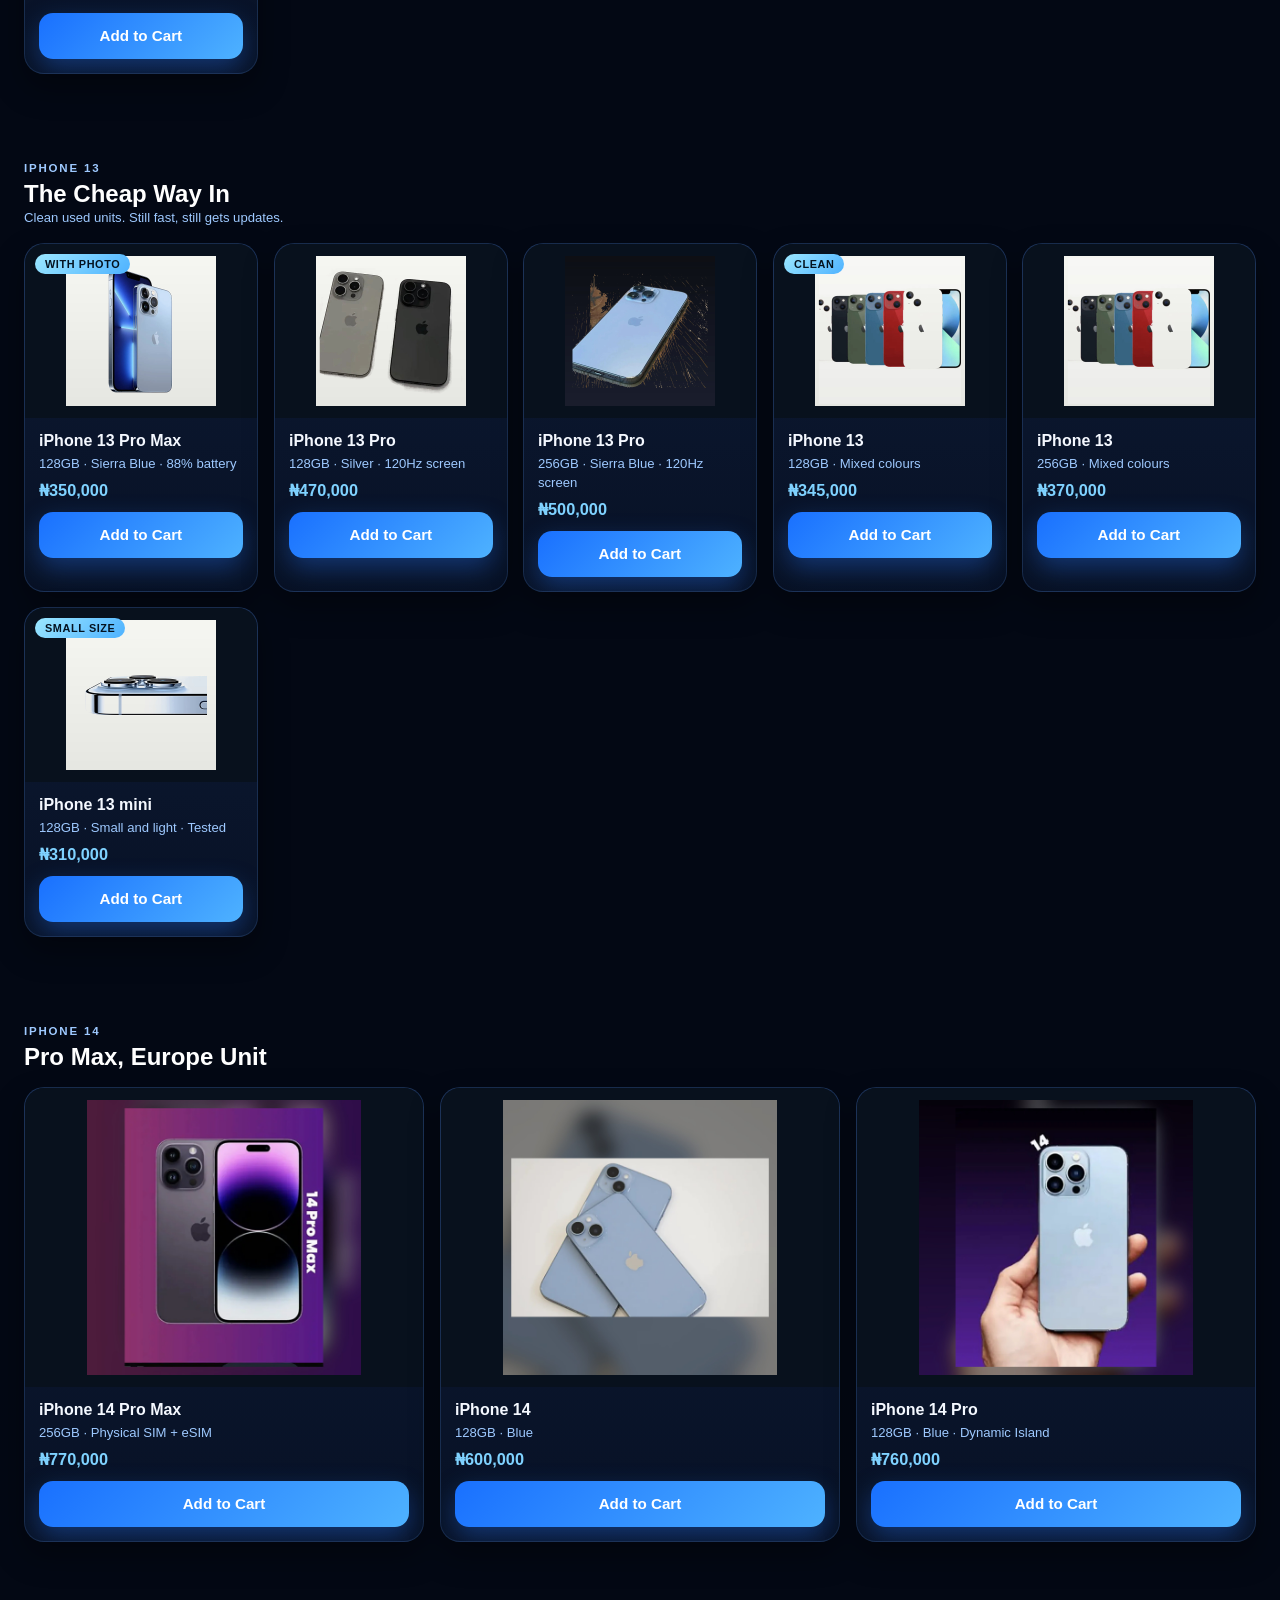
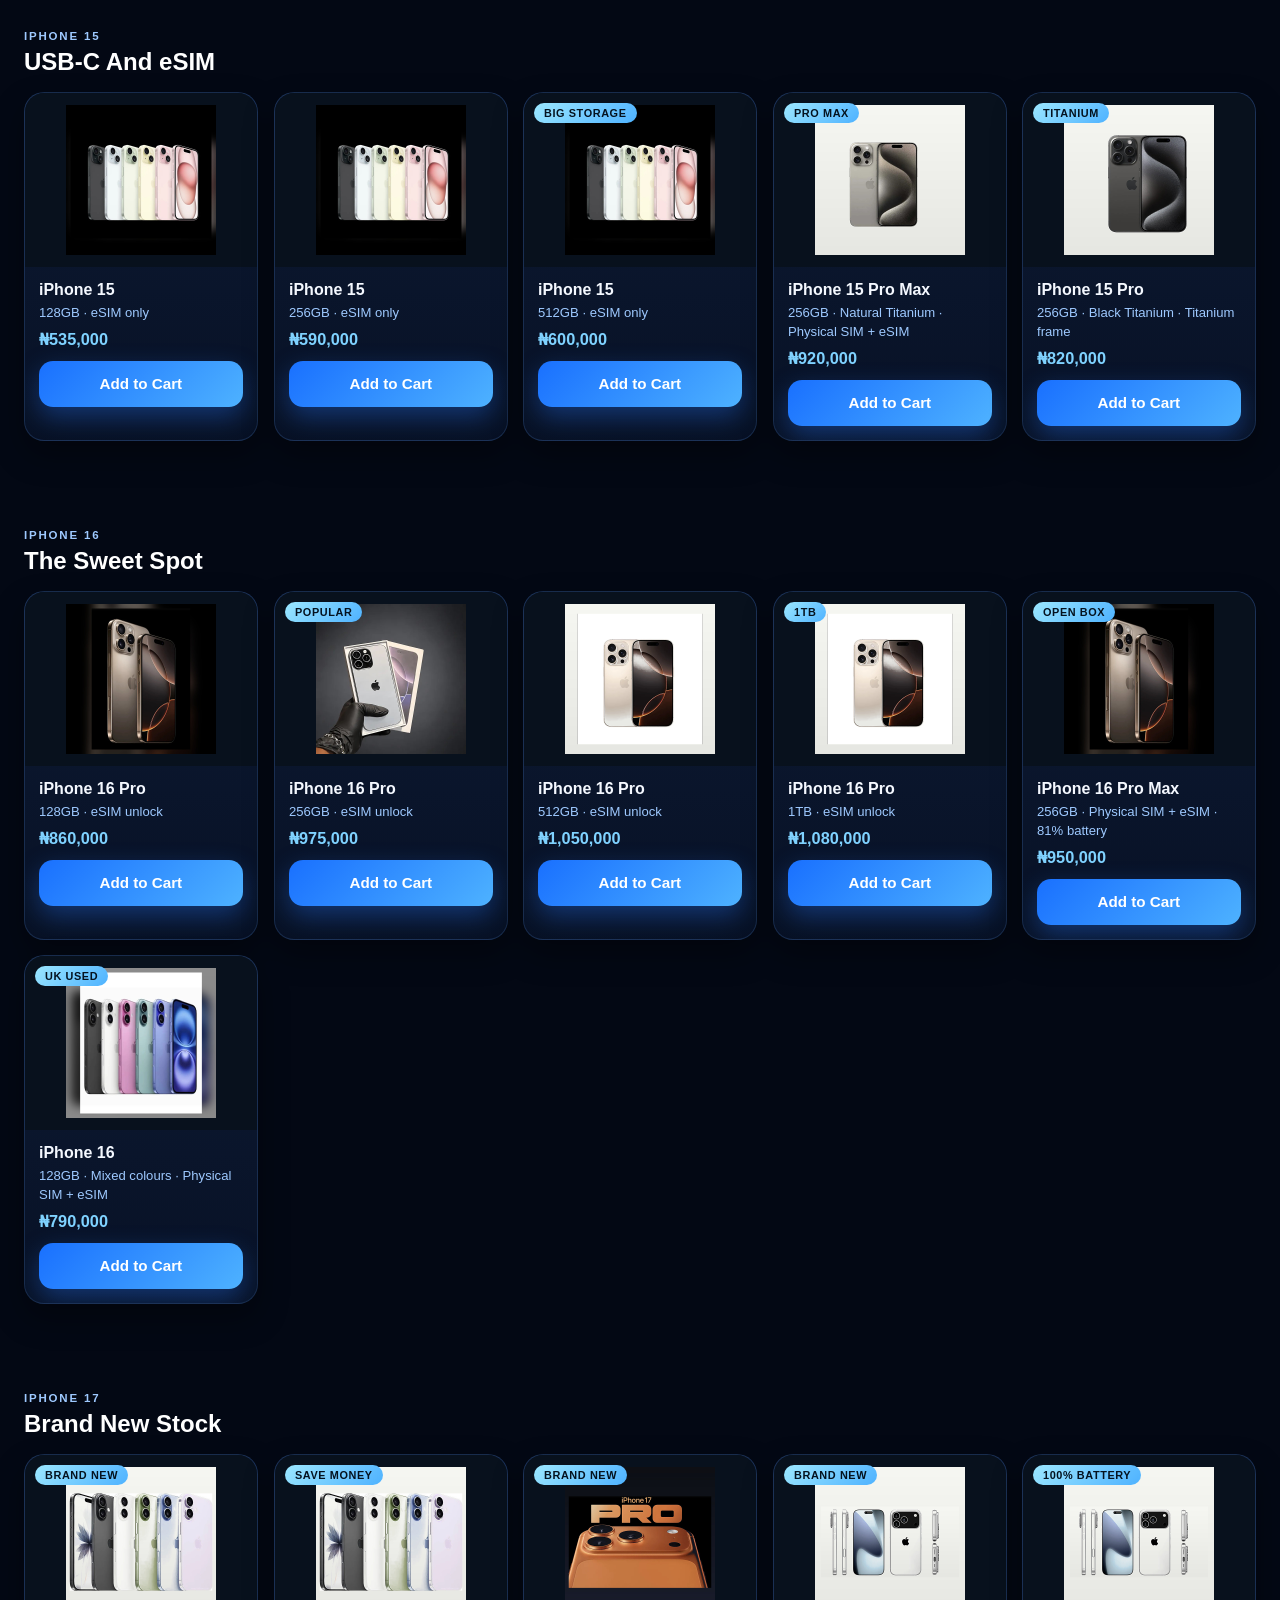
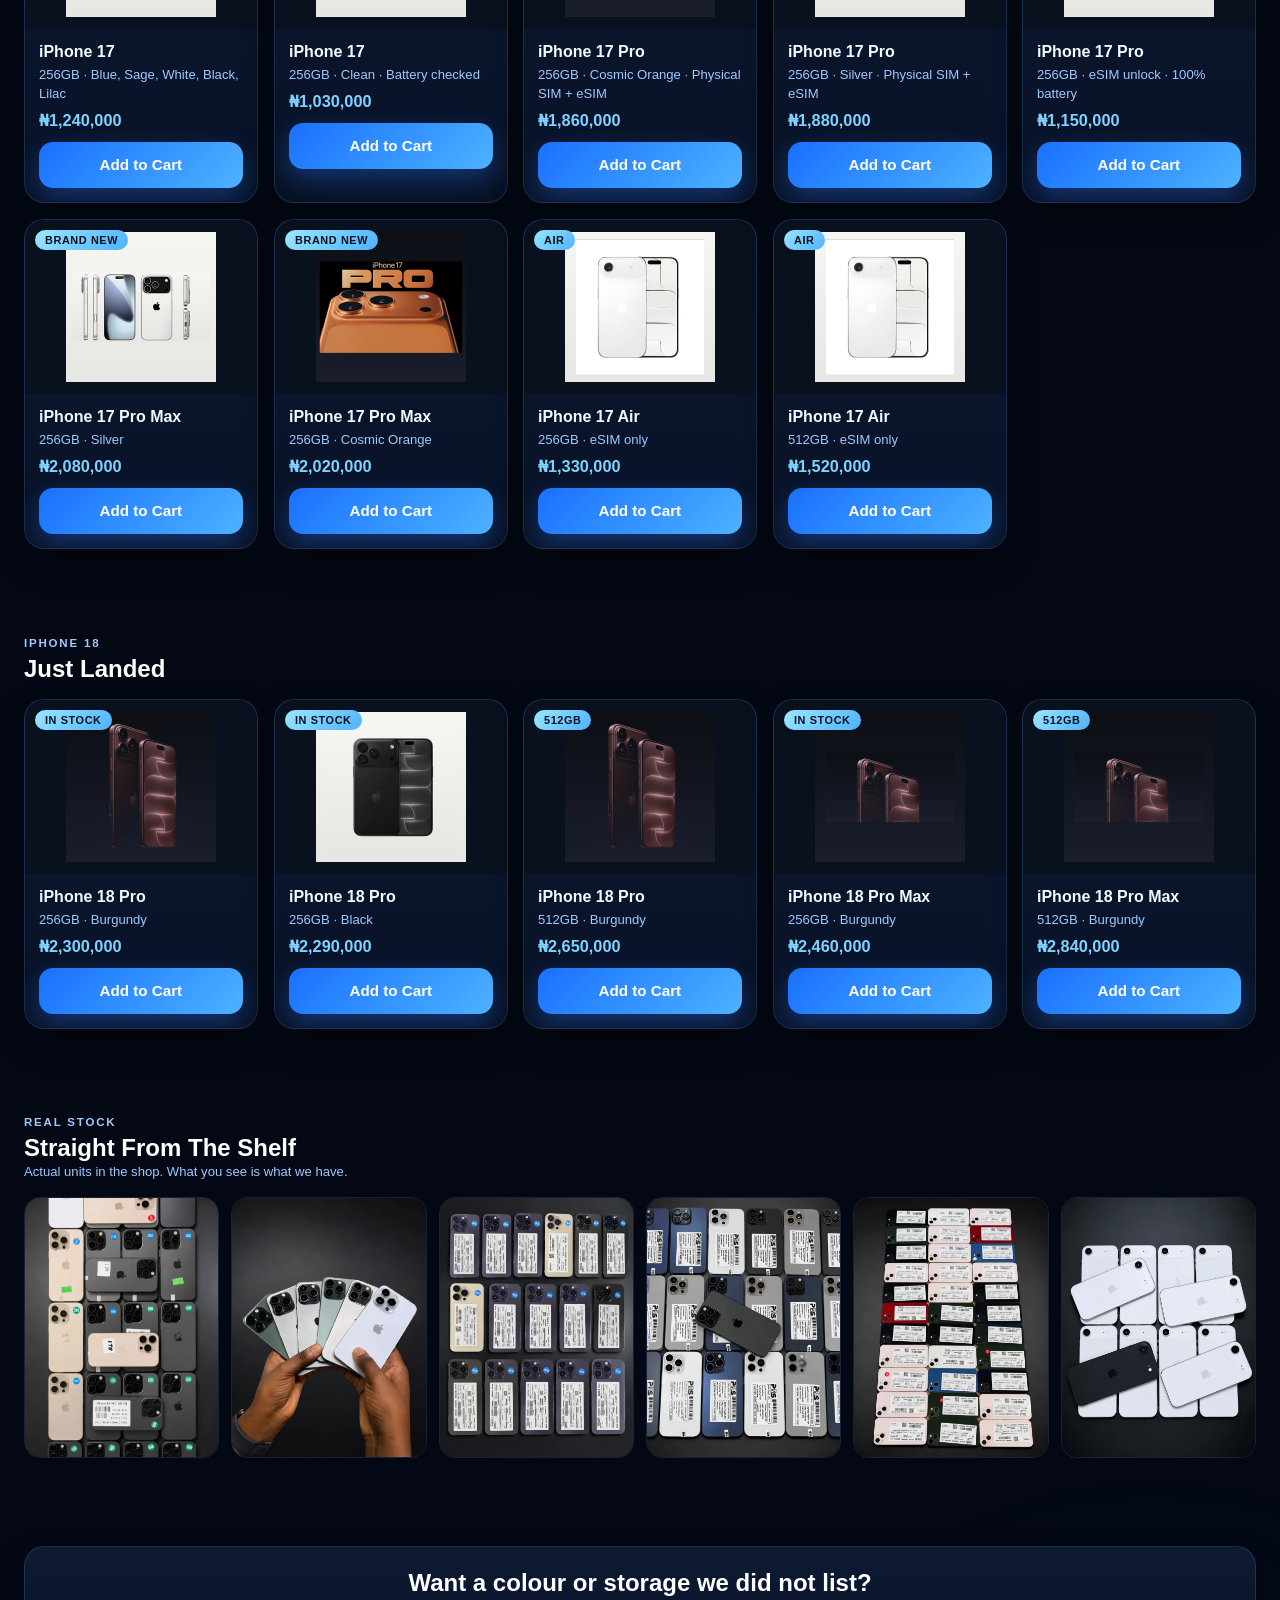
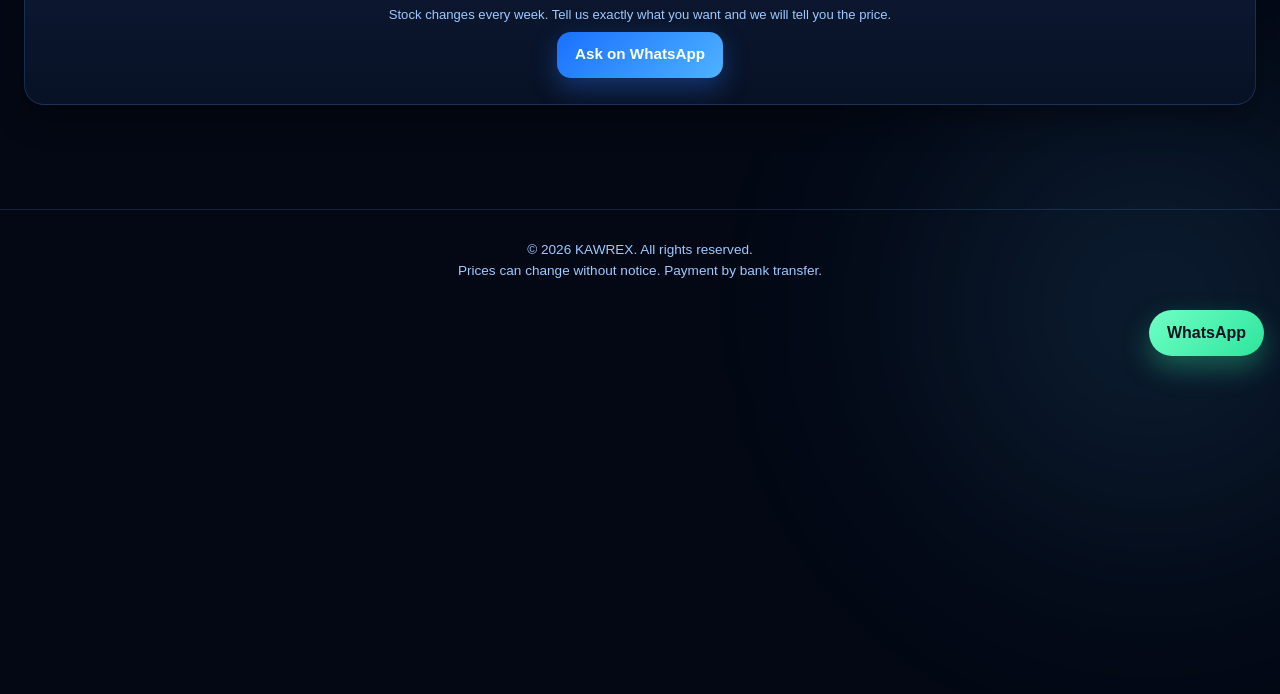
<file: iphone.html>
<!DOCTYPE html>
<html lang="en">
<head>
  <meta charset="UTF-8" />
  <meta name="viewport" content="width=device-width, initial-scale=1.0" />
  <title>iPhone | KAWREX</title>
  <meta name="description" content="Buy iPhone in Nigeria. iPhone 13, 14, 15, 16, 17 and 18 Pro Max, brand new and clean used. Prices in naira, delivery nationwide." />
  <meta name="theme-color" content="#030814" />
  <meta property="og:type" content="website" />
  <meta property="og:title" content="iPhone | KAWREX" />
  <meta property="og:description" content="iPhone 13 up to iPhone 18 Pro Max. Brand new and clean used, priced in naira." />
  <meta property="og:image" content="iphone-hero.jpg" />
  <link rel="icon" href="favicon.ico" sizes="any" />
  <link rel="icon" type="image/png" sizes="32x32" href="favicon-32.png" />
  <link rel="apple-touch-icon" href="apple-touch-icon.png" />
  <link rel="manifest" href="manifest.json" />
  <meta name="apple-mobile-web-app-capable" content="yes" />
  <meta name="apple-mobile-web-app-status-bar-style" content="black-translucent" />
  <meta name="apple-mobile-web-app-title" content="KAWREX" />
  <meta name="mobile-web-app-capable" content="yes" />
  <link rel="stylesheet" href="style.css" />
</head>
<body data-page="iphone.html">
  <div id="site-header"></div>

  <main>
    <section class="hero thin-hero">
      <div class="hero-text reveal">
        <p class="mini-tag">iPhone shelf</p>
        <h1>iPhone, Checked Before It Reaches You</h1>
        <p class="hero-subtext">
          From iPhone 13 up to the iPhone 18 Pro Max. Every unit is tested, battery health is shown, and the price you see is the price.
        </p>
        <div class="hero-actions">
          <a href="#series13" class="btn btn-primary">Start from 13</a>
          <a href="https://wa.me/2348069564602" class="btn btn-outline" target="_blank" rel="noopener">Ask on WhatsApp</a>
        </div>
      </div>
      <div class="hero-card reveal" data-tilt>
        <h3>Just landed</h3>
        <p>iPhone 18 Pro Max</p>
        <p class="big-price">₦2,080,000</p>
        <span class="spec">256GB · Glacier · sealed</span>
      </div>
    </section>

    <div class="marquee" aria-hidden="true">
      <div class="marquee-track" id="marqueeTrack"></div>
    </div>

    <nav class="series-jump reveal" aria-label="Jump to series">
      <a href="#old">X-12</a>
      <a href="#series13">13</a>
      <a href="#series14">14</a>
      <a href="#series15">15</a>
      <a href="#series16">16</a>
      <a href="#series17">17</a>
      <a href="#series18">18</a>
    </nav>

    <section class="section" id="old">
      <div class="section-head">
        <p class="kicker">Earlier models</p>
        <h2>iPhone X to 12</h2>
        <p class="lead">Older iPhones that still work very well, at prices that make sense.</p>
      </div>
      <div class="grid" data-category="iphone" data-series="old"></div>
    </section>

    <section class="section" id="series13">
      <div class="section-title-wrap reveal">
        <p class="mini-tag">iPhone 13</p>
        <h2>The Cheap Way In</h2>
        <p class="spec">Clean used units. Still fast, still gets updates.</p>
      </div>
      <div class="grid" data-category="iphone" data-series="13"></div>
    </section>

    <section class="section" id="series14">
      <div class="section-title-wrap reveal">
        <p class="mini-tag">iPhone 14</p>
        <h2>Pro Max, Europe Unit</h2>
      </div>
      <div class="grid" data-category="iphone" data-series="14"></div>
    </section>

    <section class="section" id="series15">
      <div class="section-title-wrap reveal">
        <p class="mini-tag">iPhone 15</p>
        <h2>USB-C And eSIM</h2>
      </div>
      <div class="grid" data-category="iphone" data-series="15"></div>
    </section>

    <section class="section" id="series16">
      <div class="section-title-wrap reveal">
        <p class="mini-tag">iPhone 16</p>
        <h2>The Sweet Spot</h2>
      </div>
      <div class="grid" data-category="iphone" data-series="16"></div>
    </section>

    <section class="section" id="series17">
      <div class="section-title-wrap reveal">
        <p class="mini-tag">iPhone 17</p>
        <h2>Brand New Stock</h2>
      </div>
      <div class="grid" data-category="iphone" data-series="17"></div>
    </section>

    <section class="section" id="series18">
      <div class="section-title-wrap reveal">
        <p class="mini-tag">iPhone 18</p>
        <h2>Just Landed</h2>
      </div>
      <div class="grid" data-category="iphone" data-series="18"></div>
    </section>


    <section class="section">
      <div class="section-title-wrap reveal">
        <p class="mini-tag">Real stock</p>
        <h2>Straight From The Shelf</h2>
        <p class="spec">Actual units in the shop. What you see is what we have.</p>
      </div>
      <div class="stock-strip">
        <img src="stock-1.jpg" alt="iPhone Pro stock" loading="lazy" />
        <img src="stock-3.jpg" alt="iPhone Pro units" loading="lazy" />
        <img src="stock-4.jpg" alt="iPhone Pro units" loading="lazy" />
        <img src="stock-2.jpg" alt="iPhone Pro units" loading="lazy" />
        <img src="stock-5.jpg" alt="iPhone stock" loading="lazy" />
        <img src="stock-6.jpg" alt="iPhone SE stock" loading="lazy" />
      </div>
    </section>
    <section class="section">
      <div class="product-card reveal" style="padding:22px;text-align:center">
        <h2 style="margin:0 0 8px">Want a colour or storage we did not list?</h2>
        <p class="spec">Stock changes every week. Tell us exactly what you want and we will tell you the price.</p>
        <a class="btn btn-primary" href="https://wa.me/2348069564602" target="_blank" rel="noopener">Ask on WhatsApp</a>
      </div>
    </section>
  </main>

  <footer class="site-footer">
    <p>© 2026 KAWREX. All rights reserved.</p>
    <p>Prices can change without notice. Payment by bank transfer.</p>
  </footer>

  <a href="https://wa.me/2348069564602" class="floating-whatsapp" target="_blank" rel="noopener">WhatsApp</a>

  <script src="products.js"></script>
  <script src="app.js"></script>
</body>
</html>
</file>
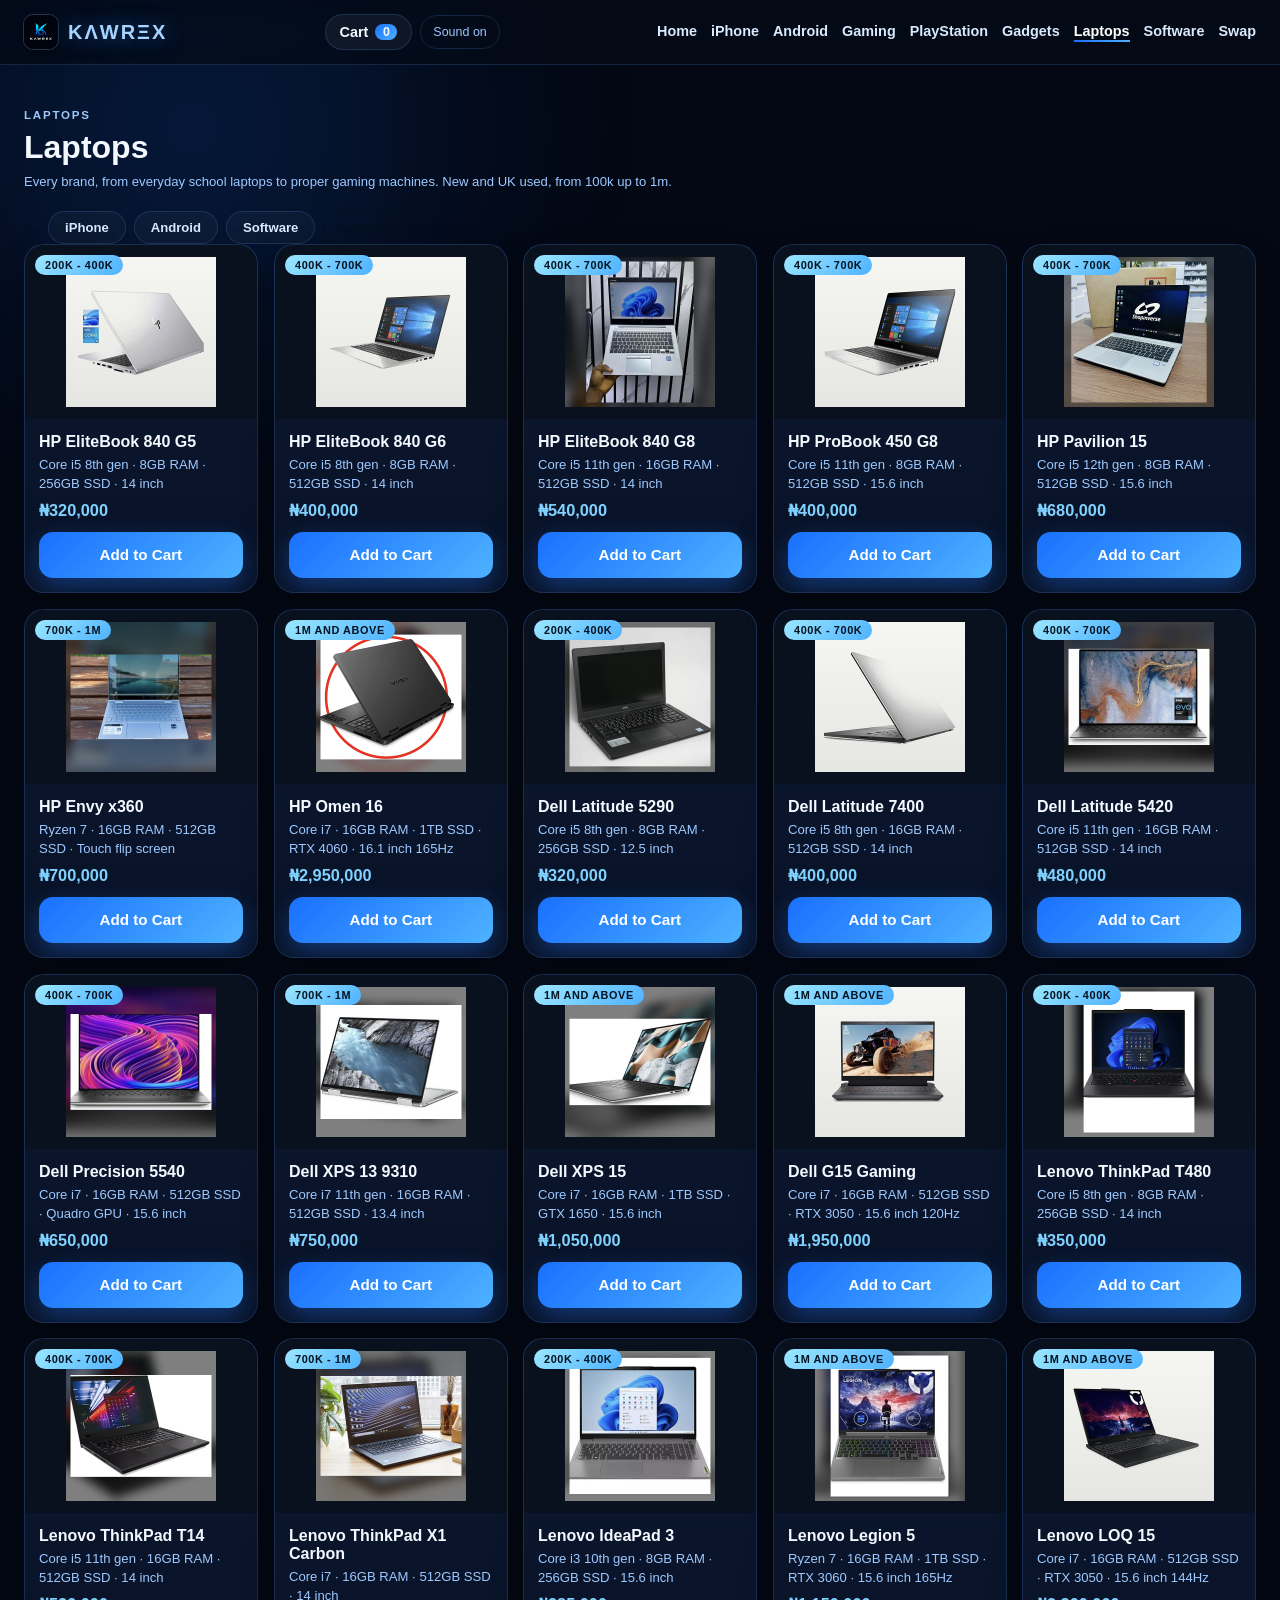
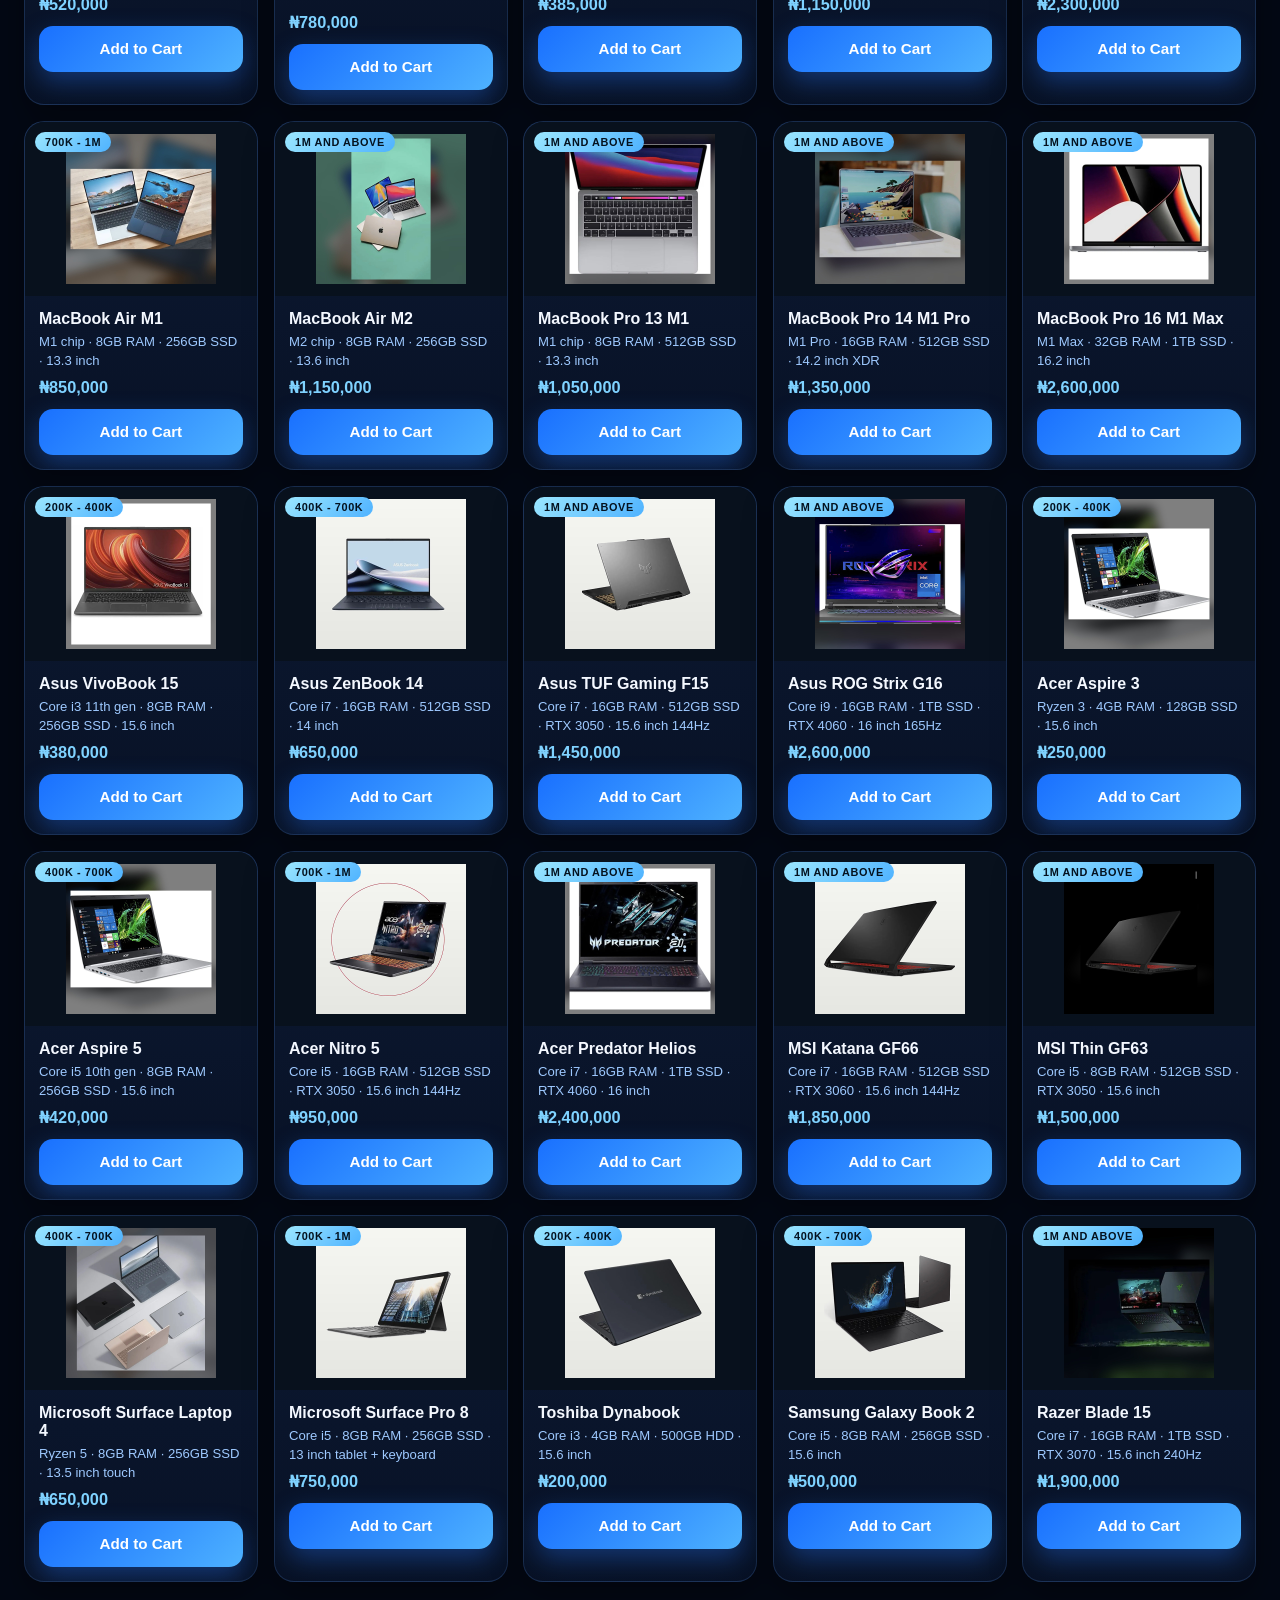
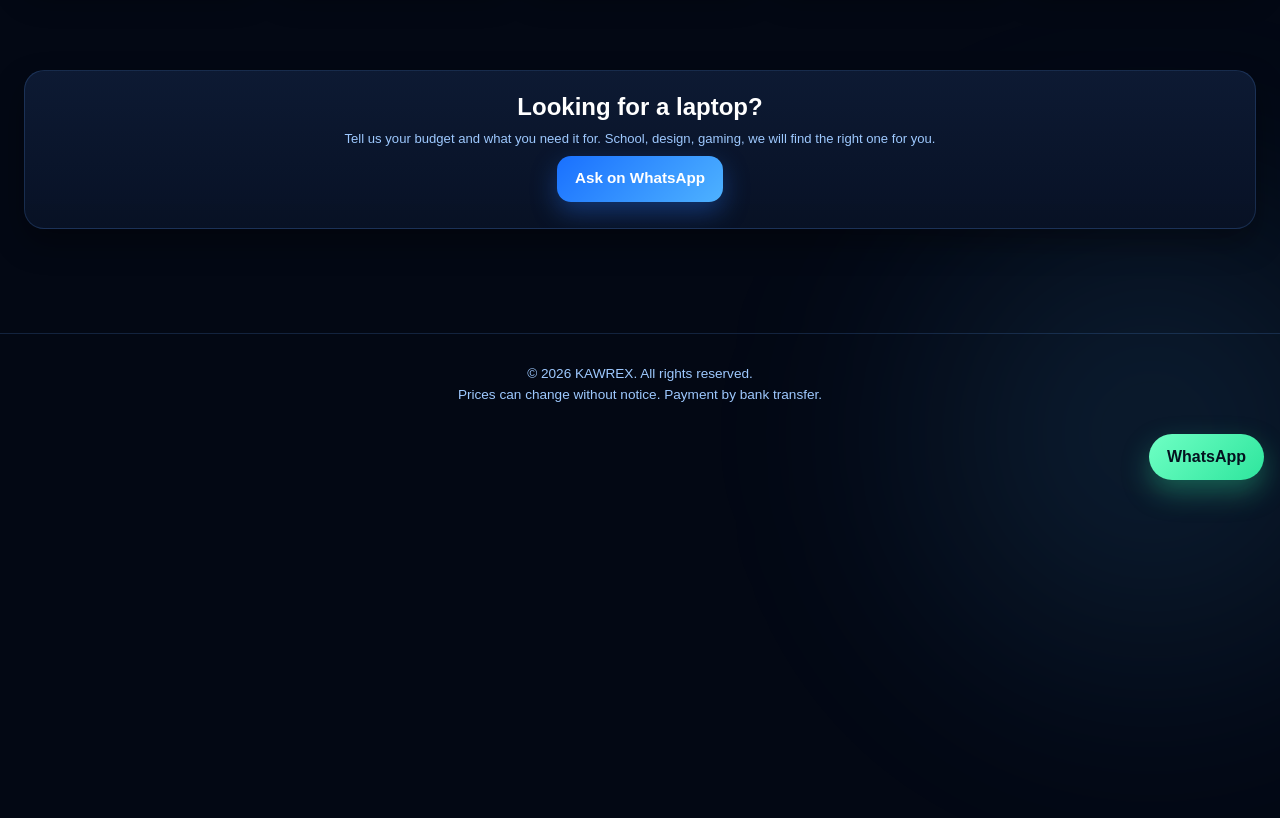
<file: laptops.html>
<!DOCTYPE html>
<html lang="en">
<head>
  <meta charset="UTF-8" />
  <meta name="viewport" content="width=device-width, initial-scale=1.0" />
  <title>Laptops | KAWREX</title>
  <meta name="description" content="Laptops for school, work and gaming. All brands, new and UK used, with prices for every budget." />
  <meta name="theme-color" content="#030814" />
  <link rel="icon" href="favicon.ico" sizes="any" />
  <link rel="icon" type="image/png" sizes="32x32" href="favicon-32.png" />
  <link rel="apple-touch-icon" href="apple-touch-icon.png" />
  <link rel="manifest" href="manifest.json" />
  <meta name="apple-mobile-web-app-capable" content="yes" />
  <meta name="apple-mobile-web-app-status-bar-style" content="black-translucent" />
  <meta name="apple-mobile-web-app-title" content="KAWREX" />
  <meta name="mobile-web-app-capable" content="yes" />
  <link rel="stylesheet" href="style.css" />
</head>
<body data-page="laptops.html">
  <div id="site-header"></div>

  <main>
    <section class="section">
      <div class="section-title-wrap reveal">
        <p class="mini-tag">Laptops</p>
        <h1 style="margin:8px 0 6px;font-size:2rem">Laptops</h1>
        <p class="spec">Every brand, from everyday school laptops to proper gaming machines. New and UK used, from 100k up to 1m.</p>
      </div>

      <nav class="sub-tabs reveal">
        <a href="iphone.html">iPhone</a>
        <a href="android.html">Android</a>
        <a href="software.html">Software</a>
        <a class="is-active" href="laptops.html">Laptops</a>
      </nav>

      <div class="grid" data-category="laptop" data-empty="No laptops listed yet. Send the photos and the prices and this shelf fills up."></div>
    </section>

    <section class="section">
      <div class="product-card reveal" style="padding:22px;text-align:center">
        <h2 style="margin:0 0 8px">Looking for a laptop?</h2>
        <p class="spec">Tell us your budget and what you need it for. School, design, gaming, we will find the right one for you.</p>
        <a class="btn btn-primary" href="https://wa.me/2348069564602" target="_blank" rel="noopener">Ask on WhatsApp</a>
      </div>
    </section>
  </main>

  <footer class="site-footer">
    <p>© 2026 KAWREX. All rights reserved.</p>
    <p>Prices can change without notice. Payment by bank transfer.</p>
  </footer>

  <a href="https://wa.me/2348069564602" class="floating-whatsapp" target="_blank" rel="noopener">WhatsApp</a>

  <script src="products.js"></script>
  <script src="app.js"></script>
</body>
</html>
</file>
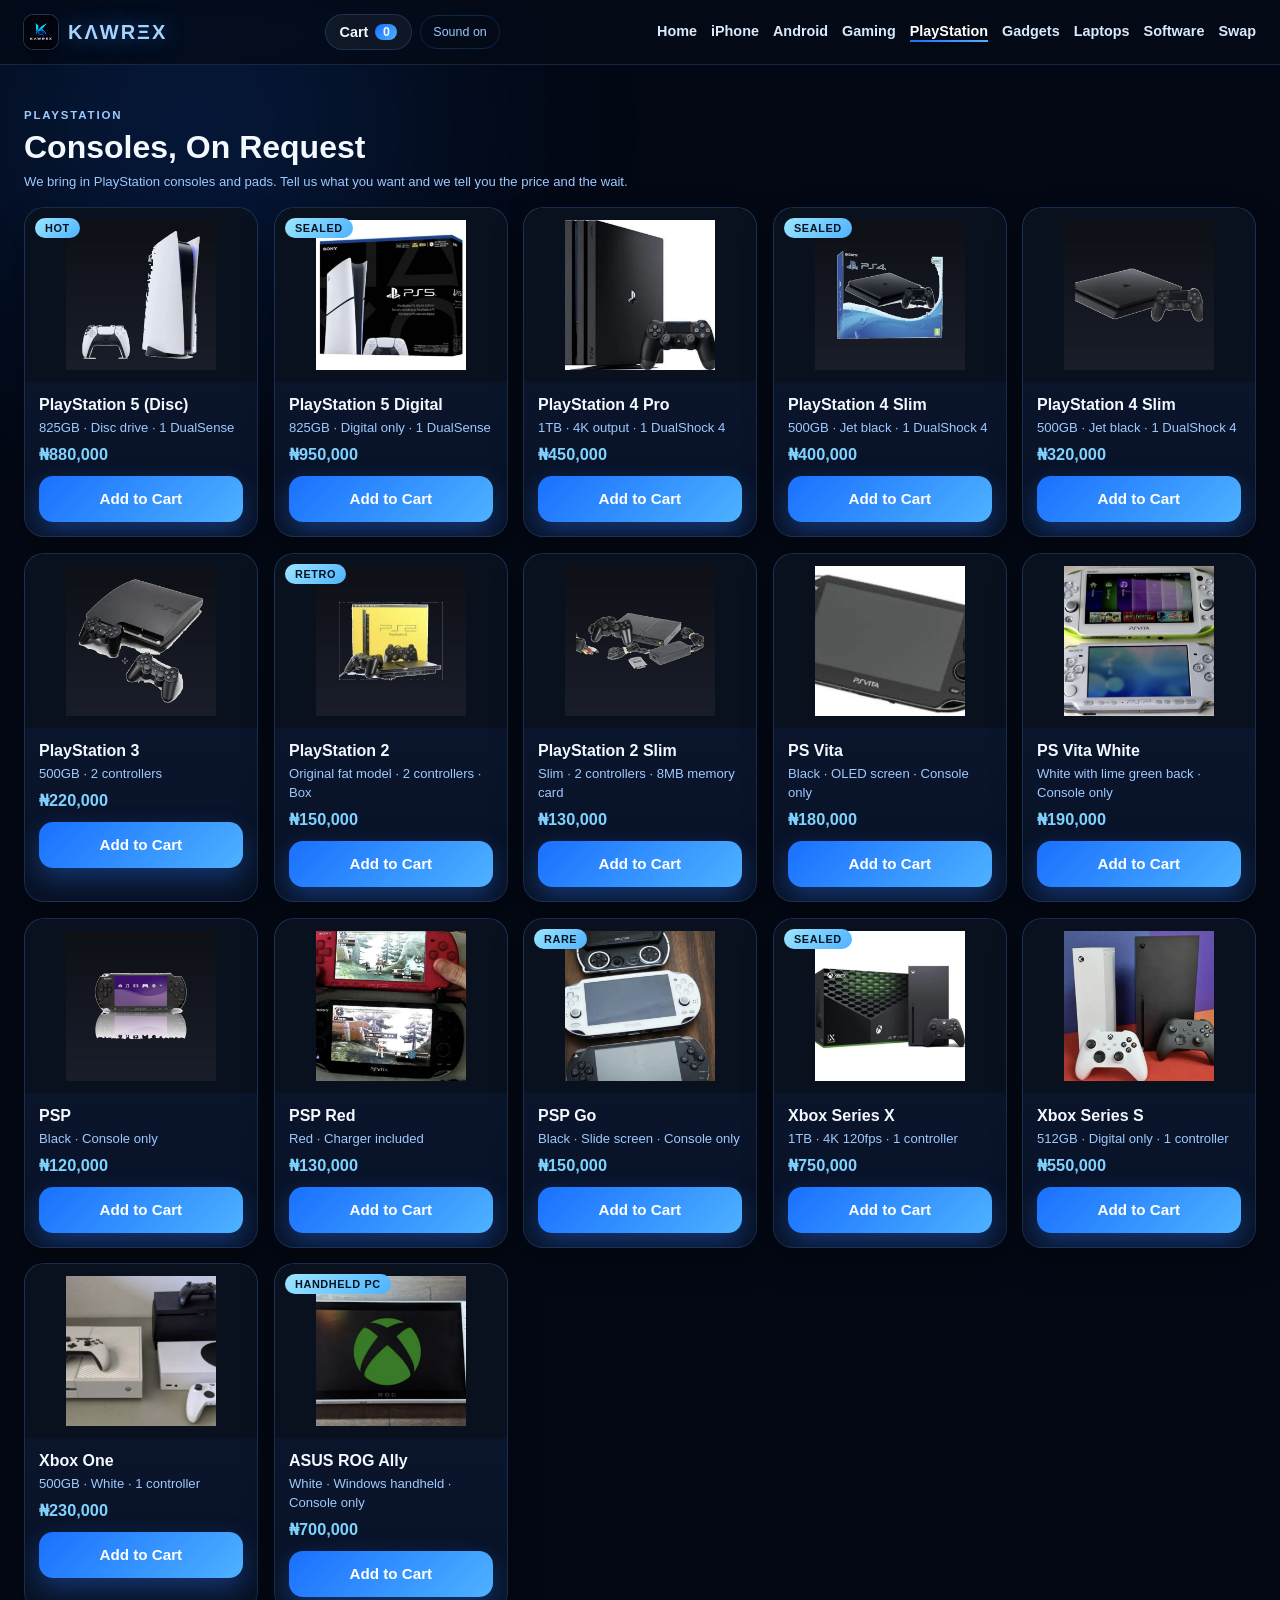
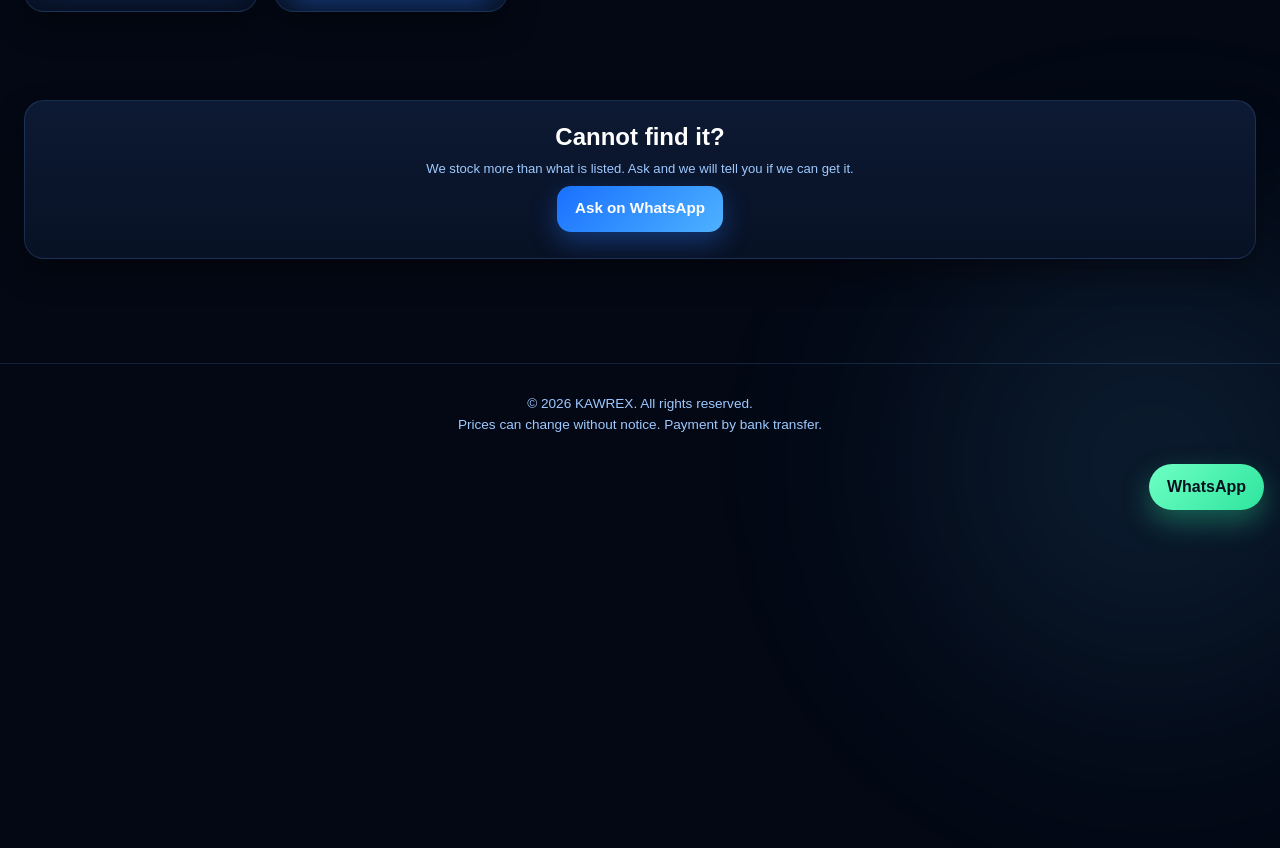
<file: playstation.html>
<!DOCTYPE html>
<html lang="en">
<head>
  <meta charset="UTF-8" />
  <meta name="viewport" content="width=device-width, initial-scale=1.0" />
  <title>PlayStation | KAWREX</title>
  <meta name="description" content="PlayStation consoles and controllers in Nigeria. Ask us what is in stock and we will quote you." />
  <meta name="theme-color" content="#030814" />
  <link rel="icon" href="favicon.ico" sizes="any" />
  <link rel="icon" type="image/png" sizes="32x32" href="favicon-32.png" />
  <link rel="apple-touch-icon" href="apple-touch-icon.png" />
  <link rel="manifest" href="manifest.json" />
  <meta name="apple-mobile-web-app-capable" content="yes" />
  <meta name="apple-mobile-web-app-status-bar-style" content="black-translucent" />
  <meta name="apple-mobile-web-app-title" content="KAWREX" />
  <meta name="mobile-web-app-capable" content="yes" />
  <link rel="stylesheet" href="style.css" />
</head>
<body data-page="playstation.html">
  <div id="site-header"></div>

  <main>
    <section class="section">
      <div class="section-title-wrap reveal">
        <p class="mini-tag">PlayStation</p>
        <h1 style="margin:8px 0 6px;font-size:2rem">Consoles, On Request</h1>
        <p class="spec">We bring in PlayStation consoles and pads. Tell us what you want and we tell you the price and the wait.</p>
      </div>
      <div class="grid" id="categoryGrid" data-category="playstation"></div>
    </section>

    <section class="section">
      <div class="product-card reveal" style="padding:22px;text-align:center">
        <h2 style="margin:0 0 8px">Cannot find it?</h2>
        <p class="spec">We stock more than what is listed. Ask and we will tell you if we can get it.</p>
        <a class="btn btn-primary" href="https://wa.me/2348069564602" target="_blank" rel="noopener">Ask on WhatsApp</a>
      </div>
    </section>
  </main>

  <footer class="site-footer">
    <p>© 2026 KAWREX. All rights reserved.</p>
    <p>Prices can change without notice. Payment by bank transfer.</p>
  </footer>

  <a href="https://wa.me/2348069564602" class="floating-whatsapp" target="_blank" rel="noopener">WhatsApp</a>

  <script src="products.js"></script>
  <script src="app.js"></script>
</body>
</html>
</file>
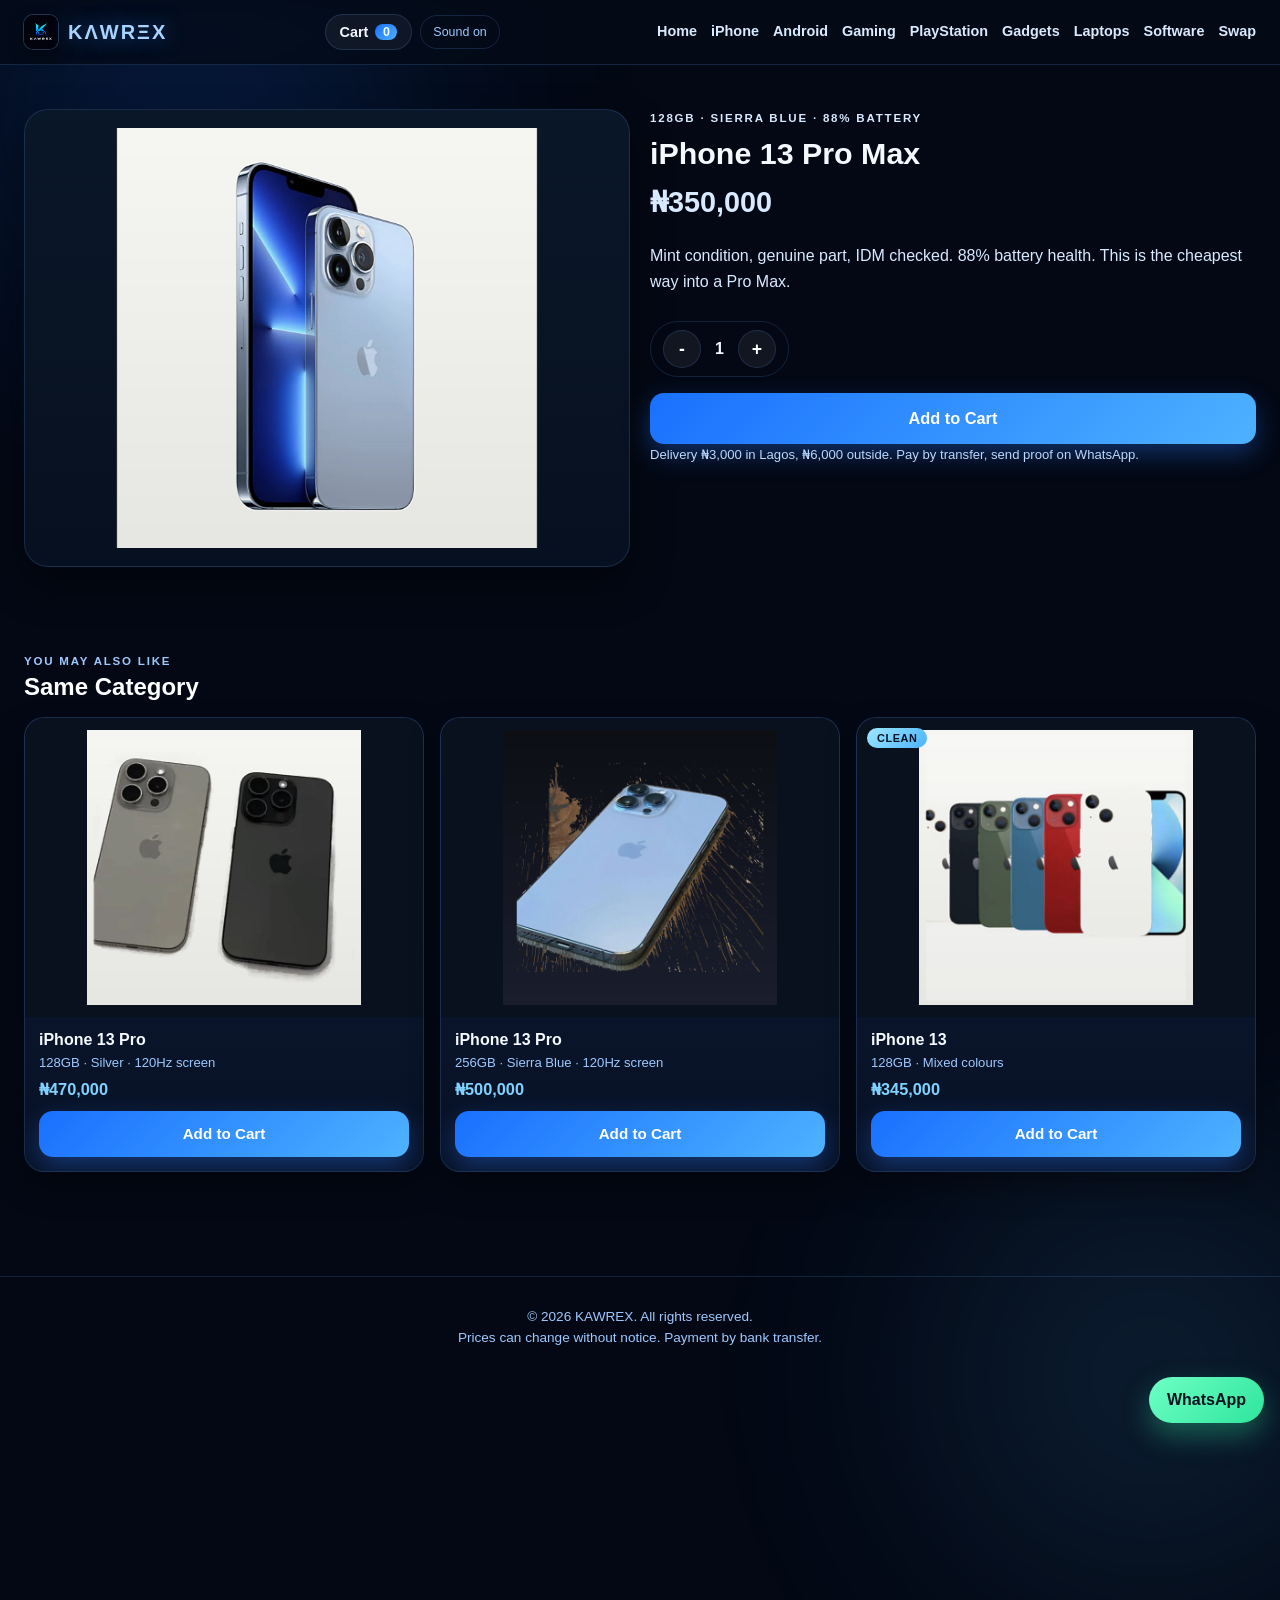
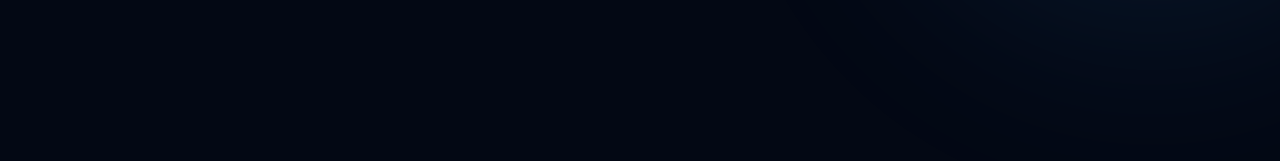
<file: product.html>
<!DOCTYPE html>
<html lang="en">
<head>
  <meta charset="UTF-8" />
  <meta name="viewport" content="width=device-width, initial-scale=1.0" />
  <title>Product | KAWREX</title>
  <meta name="theme-color" content="#030814" />
  <link rel="icon" href="favicon.ico" sizes="any" />
  <link rel="icon" type="image/png" sizes="32x32" href="favicon-32.png" />
  <link rel="apple-touch-icon" href="apple-touch-icon.png" />
  <link rel="manifest" href="manifest.json" />
  <meta name="apple-mobile-web-app-capable" content="yes" />
  <meta name="apple-mobile-web-app-status-bar-style" content="black-translucent" />
  <meta name="apple-mobile-web-app-title" content="KAWREX" />
  <meta name="mobile-web-app-capable" content="yes" />
  <link rel="stylesheet" href="style.css" />
</head>
<body data-page="product.html">
  <div id="site-header"></div>

  <main>
    <div id="productPage"></div>

    <section class="section">
      <div class="section-title-wrap reveal">
        <p class="mini-tag">You may also like</p>
        <h2>Same Category</h2>
      </div>
      <div class="grid" id="related"></div>
    </section>
  </main>

  <footer class="site-footer">
    <p>© 2026 KAWREX. All rights reserved.</p>
    <p>Prices can change without notice. Payment by bank transfer.</p>
  </footer>

  <a href="https://wa.me/2348069564602" class="floating-whatsapp" target="_blank" rel="noopener">WhatsApp</a>

  <script src="products.js"></script>
  <script src="app.js"></script>
</body>
</html>
</file>
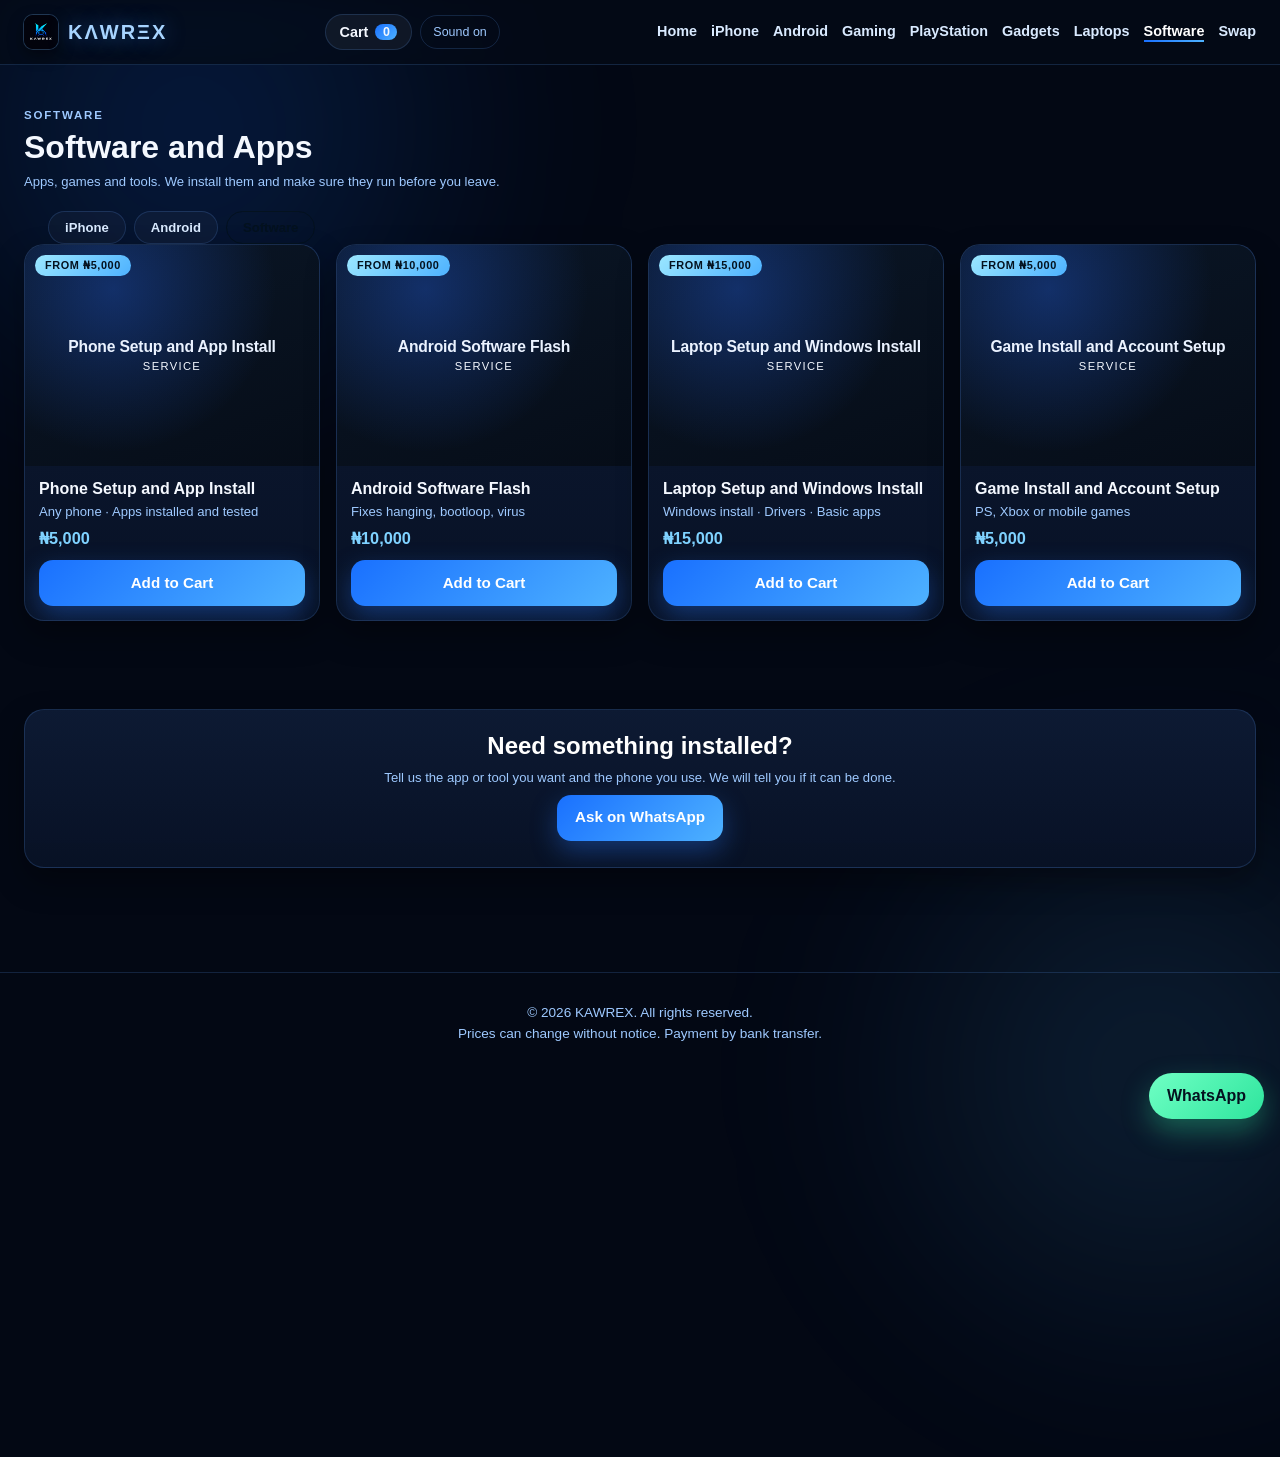
<file: software.html>
<!DOCTYPE html>
<html lang="en">
<head>
  <meta charset="UTF-8" />
  <meta name="viewport" content="width=device-width, initial-scale=1.0" />
  <title>Software and Apps | KAWREX</title>
  <meta name="description" content="Software, apps and tools installed for you by KAWREX. Ask for what you need and we set it up." />
  <meta name="theme-color" content="#030814" />
  <link rel="icon" href="favicon.ico" sizes="any" />
  <link rel="icon" type="image/png" sizes="32x32" href="favicon-32.png" />
  <link rel="apple-touch-icon" href="apple-touch-icon.png" />
  <link rel="manifest" href="manifest.json" />
  <meta name="apple-mobile-web-app-capable" content="yes" />
  <meta name="apple-mobile-web-app-status-bar-style" content="black-translucent" />
  <meta name="apple-mobile-web-app-title" content="KAWREX" />
  <meta name="mobile-web-app-capable" content="yes" />
  <link rel="stylesheet" href="style.css" />
</head>
<body data-page="software.html">
  <div id="site-header"></div>

  <main>
    <section class="section">
      <div class="section-title-wrap reveal">
        <p class="mini-tag">Software</p>
        <h1 style="margin:8px 0 6px;font-size:2rem">Software and Apps</h1>
        <p class="spec">Apps, games and tools. We install them and make sure they run before you leave.</p>
      </div>

      <nav class="sub-tabs reveal">
        <a href="iphone.html">iPhone</a>
        <a href="android.html">Android</a>
        <a class="is-active" href="software.html">Software</a>
      </nav>

      <div class="grid" data-category="software" data-empty="No software listed yet. Send the names and prices and this shelf fills up."></div>
    </section>

    <section class="section">
      <div class="product-card reveal" style="padding:22px;text-align:center">
        <h2 style="margin:0 0 8px">Need something installed?</h2>
        <p class="spec">Tell us the app or tool you want and the phone you use. We will tell you if it can be done.</p>
        <a class="btn btn-primary" href="https://wa.me/2348069564602" target="_blank" rel="noopener">Ask on WhatsApp</a>
      </div>
    </section>
  </main>

  <footer class="site-footer">
    <p>© 2026 KAWREX. All rights reserved.</p>
    <p>Prices can change without notice. Payment by bank transfer.</p>
  </footer>

  <a href="https://wa.me/2348069564602" class="floating-whatsapp" target="_blank" rel="noopener">WhatsApp</a>

  <script src="products.js"></script>
  <script src="app.js"></script>
</body>
</html>
</file>
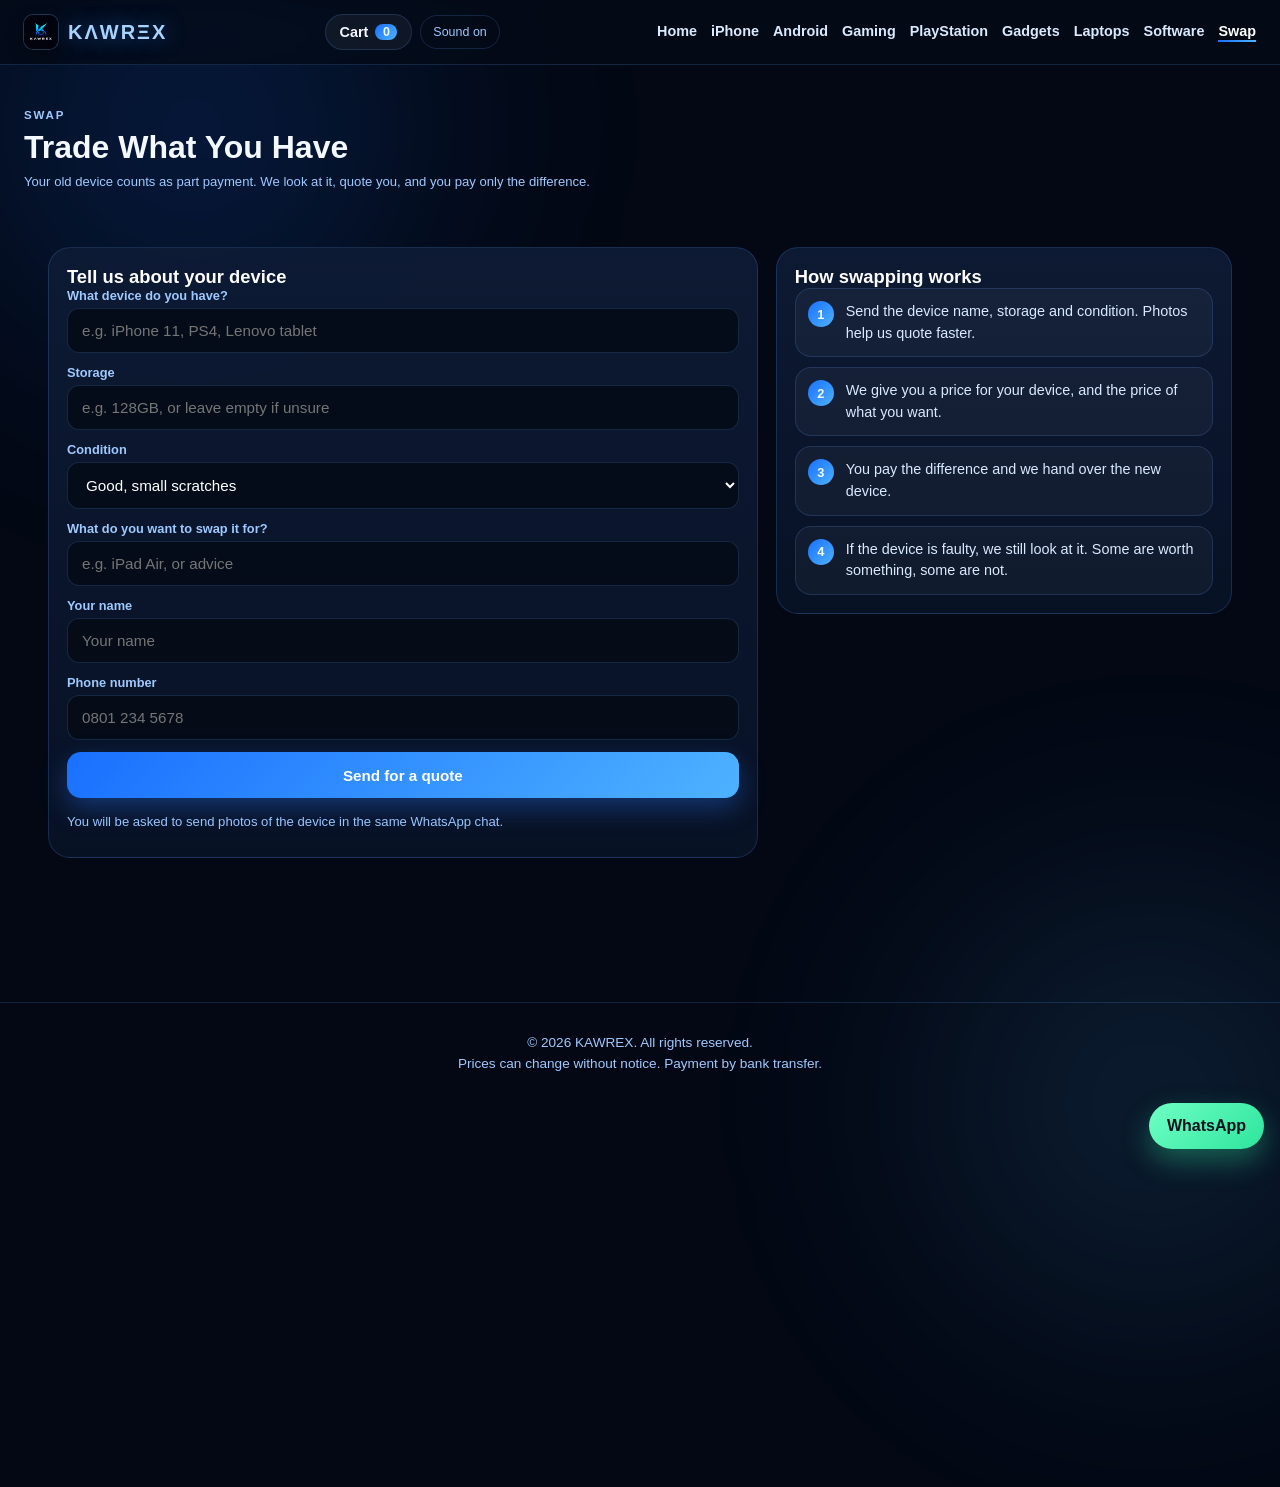
<file: swap.html>
<!DOCTYPE html>
<html lang="en">
<head>
  <meta charset="UTF-8" />
  <meta name="viewport" content="width=device-width, initial-scale=1.0" />
  <title>Swap Your Device | KAWREX</title>
  <meta name="description" content="Swap your old phone, tablet or console at KAWREX. Send photos and condition, we quote you and you top up the difference." />
  <meta name="theme-color" content="#030814" />
  <link rel="icon" href="favicon.ico" sizes="any" />
  <link rel="icon" type="image/png" sizes="32x32" href="favicon-32.png" />
  <link rel="apple-touch-icon" href="apple-touch-icon.png" />
  <link rel="manifest" href="manifest.json" />
  <meta name="apple-mobile-web-app-capable" content="yes" />
  <meta name="apple-mobile-web-app-status-bar-style" content="black-translucent" />
  <meta name="apple-mobile-web-app-title" content="KAWREX" />
  <meta name="mobile-web-app-capable" content="yes" />
  <link rel="stylesheet" href="style.css" />
</head>
<body data-page="swap.html">
  <div id="site-header"></div>

  <main>
    <section class="section">
      <div class="section-title-wrap reveal">
        <p class="mini-tag">Swap</p>
        <h1 style="margin:8px 0 6px;font-size:2rem">Trade What You Have</h1>
        <p class="spec">Your old device counts as part payment. We look at it, quote you, and you pay only the difference.</p>
      </div>

      <div class="swap-wrap">
        <form class="panel reveal" id="swapForm">
          <h2>Tell us about your device</h2>

          <label class="field">
            <span>What device do you have?</span>
            <input type="text" id="swapDevice" placeholder="e.g. iPhone 11, PS4, Lenovo tablet" required />
          </label>

          <label class="field">
            <span>Storage</span>
            <input type="text" id="swapStorage" placeholder="e.g. 128GB, or leave empty if unsure" />
          </label>

          <label class="field">
            <span>Condition</span>
            <select id="swapCondition">
              <option value="Like new">Like new</option>
              <option value="Good, small scratches" selected>Good, small scratches</option>
              <option value="Used, visible scratches">Used, visible scratches</option>
              <option value="Cracked screen or faulty">Cracked screen or faulty</option>
            </select>
          </label>

          <label class="field">
            <span>What do you want to swap it for?</span>
            <input type="text" id="swapWants" placeholder="e.g. iPad Air, or advice" />
          </label>

          <label class="field">
            <span>Your name</span>
            <input type="text" id="swapName" autocomplete="name" placeholder="Your name" required />
          </label>

          <label class="field">
            <span>Phone number</span>
            <input type="tel" id="swapPhone" autocomplete="tel" inputmode="tel" placeholder="0801 234 5678" required />
          </label>

          <button type="submit" class="btn btn-primary" style="width:100%">Send for a quote</button>
          <p class="form-message" id="swapMessage"></p>
          <p class="spec">You will be asked to send photos of the device in the same WhatsApp chat.</p>
        </form>

        <aside class="panel reveal">
          <h2>How swapping works</h2>
          <div class="swap-steps">
            <div class="swap-step">
              <b>1</b>
              <p>Send the device name, storage and condition. Photos help us quote faster.</p>
            </div>
            <div class="swap-step">
              <b>2</b>
              <p>We give you a price for your device, and the price of what you want.</p>
            </div>
            <div class="swap-step">
              <b>3</b>
              <p>You pay the difference and we hand over the new device.</p>
            </div>
            <div class="swap-step">
              <b>4</b>
              <p>If the device is faulty, we still look at it. Some are worth something, some are not.</p>
            </div>
          </div>
        </aside>
      </div>
    </section>
  </main>

  <footer class="site-footer">
    <p>© 2026 KAWREX. All rights reserved.</p>
    <p>Prices can change without notice. Payment by bank transfer.</p>
  </footer>

  <a href="https://wa.me/2348069564602" class="floating-whatsapp" target="_blank" rel="noopener">WhatsApp</a>

  <script src="products.js"></script>
  <script src="app.js"></script>
</body>
</html>
</file>
<file: style.css>
/* ===== KAWREX styles ===== */

:root {
  --bg: #030814;
  --bg-2: #07101f;
  --panel: rgba(14, 28, 54, 0.92);
  --panel-2: rgba(8, 18, 38, 0.96);
  --ink: #f4f8ff;
  --muted: #9ec9ff;
  --soft: #d9eaff;
  --blue: #1970ff;
  --blue-2: #4eb2ff;
  --cyan: #7fd2ff;
  --line: rgba(95, 162, 255, 0.18);
  --ok: #2ee59d;
  --warn: #ff8a8a;
  --radius: 20px;
  --shadow: 0 18px 40px rgba(0, 0, 0, 0.45);
}

* {
  box-sizing: border-box;
}

html {
  scroll-behavior: smooth;
}

body {
  margin: 0;
  font-family: Inter, "Segoe UI", Arial, sans-serif;
  background: var(--bg);
  color: var(--ink);
  overflow-x: hidden;
  min-height: 100vh;
  animation: pageIn 0.9s ease both;
}

@keyframes pageIn {
  from { opacity: 0; transform: translateY(10px); }
  to { opacity: 1; transform: none; }
}

/* the glowing lights behind everything */
body::before,
body::after {
  content: "";
  position: fixed;
  width: 60vmax;
  height: 60vmax;
  border-radius: 50%;
  filter: blur(90px);
  opacity: 0.5;
  z-index: -1;
  pointer-events: none;
}

body::before {
  top: -20vmax;
  left: -15vmax;
  background: radial-gradient(circle, rgba(25, 112, 255, 0.42), transparent 65%);
  animation: drift 48s ease-in-out infinite alternate;
}

body::after {
  bottom: -25vmax;
  right: -20vmax;
  background: radial-gradient(circle, rgba(78, 178, 255, 0.3), transparent 65%);
  animation: drift 60s ease-in-out infinite alternate-reverse;
}

@keyframes drift {
  from { transform: translate3d(0, 0, 0) scale(1); }
  to { transform: translate3d(6vmax, 4vmax, 0) scale(1.12); }
}

img {
  max-width: 100%;
  display: block;
}

a {
  color: inherit;
  text-decoration: none;
}

/* ---------- header ---------- */
.site-header {
  position: sticky;
  top: 0;
  z-index: 100;
  display: flex;
  align-items: center;
  justify-content: space-between;
  flex-wrap: wrap;
  gap: 12px;
  padding: 14px 16px;
  background: rgba(4, 10, 22, 0.82);
  backdrop-filter: blur(14px);
  border-bottom: 1px solid var(--line);
}

.logo {
  font-size: 1.25rem;
  font-weight: 800;
  letter-spacing: 2px;
  color: #a7d4ff;
  text-shadow: 0 0 20px rgba(70, 150, 255, 0.5);
}

.nav {
  display: flex;
  gap: 14px;
  flex-wrap: wrap;
  order: 3;
  width: 100%;
  padding-top: 6px;
}

.nav a {
  font-size: 0.9rem;
  font-weight: 600;
  color: var(--soft);
  position: relative;
  padding-bottom: 3px;
}

.nav a::after {
  content: "";
  position: absolute;
  left: 0;
  bottom: 0;
  height: 2px;
  width: 0;
  background: linear-gradient(90deg, var(--blue), var(--blue-2));
  transition: width 0.25s ease;
}

.nav a:hover::after,
.nav a.is-active::after {
  width: 100%;
}

.nav a.is-active {
  color: #ffffff;
}

.auth-buttons {
  display: flex;
  align-items: center;
  gap: 8px;
}

.cart-pill {
  display: inline-flex;
  align-items: center;
  gap: 7px;
  padding: 9px 14px;
  border-radius: 999px;
  border: 1px solid var(--line);
  background: rgba(255, 255, 255, 0.05);
  font-weight: 700;
  font-size: 0.9rem;
}

.cart-count {
  display: inline-block;
  min-width: 22px;
  padding: 1px 6px;
  border-radius: 999px;
  background: linear-gradient(135deg, var(--blue), var(--blue-2));
  font-size: 0.78rem;
  text-align: center;
}

.cart-count.bump {
  animation: bump 0.35s ease;
}

@keyframes bump {
  0% { transform: scale(1); }
  40% { transform: scale(1.5); }
  100% { transform: scale(1); }
}

.cart-pill.shake {
  animation: shake 0.4s ease;
}

@keyframes shake {
  0%, 100% { transform: translateX(0); }
  25% { transform: translateX(-4px) rotate(-2deg); }
  75% { transform: translateX(4px) rotate(2deg); }
}

.sound-btn {
  background: transparent;
  border: 1px solid var(--line);
  color: var(--muted);
  border-radius: 999px;
  padding: 9px 12px;
  font-size: 0.78rem;
  cursor: pointer;
}

/* ---------- buttons ---------- */
.btn {
  border: none;
  border-radius: 14px;
  padding: 13px 18px;
  font-weight: 700;
  font-size: 0.95rem;
  cursor: pointer;
  display: inline-block;
  transition: transform 0.2s ease, box-shadow 0.2s ease;
  position: relative;
  overflow: hidden;
  min-height: 46px;
}

.btn-primary {
  background: linear-gradient(135deg, var(--blue), var(--blue-2));
  color: #ffffff;
  box-shadow: 0 10px 26px rgba(39, 121, 255, 0.35);
}

.btn-primary::after {
  content: "";
  position: absolute;
  inset: 0;
  background: linear-gradient(120deg, transparent 30%, rgba(255, 255, 255, 0.5), transparent 70%);
  transform: translateX(-120%);
  transition: transform 0.55s ease;
}

.btn-primary:hover::after {
  transform: translateX(120%);
}

.btn-primary:hover {
  transform: translateY(-2px);
}

.btn-outline {
  background: transparent;
  color: #ffffff;
  border: 1px solid rgba(130, 190, 255, 0.45);
}

.link-btn {
  background: transparent;
  border: none;
  color: var(--warn);
  font-size: 0.85rem;
  cursor: pointer;
  padding: 8px 0;
}

/* ---------- layout ---------- */
main {
  padding-bottom: 60px;
}

.section {
  padding: 34px 16px;
}

.section-title-wrap {
  margin-bottom: 16px;
}

.section h2 {
  margin: 6px 0 0;
  font-size: 1.5rem;
  color: #ffffff;
}

.mini-tag {
  margin: 0;
  color: var(--muted);
  text-transform: uppercase;
  letter-spacing: 1.8px;
  font-size: 0.72rem;
  font-weight: 700;
}

.muted {
  color: var(--muted);
}

/* ---------- hero ---------- */
.hero {
  display: grid;
  gap: 22px;
  padding: 40px 16px 20px;
}

.hero h1 {
  font-size: 2.15rem;
  line-height: 1.05;
  margin: 12px 0;
  background: linear-gradient(100deg, #ffffff 20%, #8ec5ff 60%, #ffffff 90%);
  background-size: 220% auto;
  -webkit-background-clip: text;
  background-clip: text;
  color: transparent;
  animation: shine 18s linear infinite;
}

@keyframes shine {
  to { background-position: 220% center; }
}

.hero-subtext {
  color: var(--soft);
  line-height: 1.7;
  max-width: 620px;
}

.hero-actions {
  display: flex;
  gap: 10px;
  flex-wrap: wrap;
  margin-top: 20px;
}

.hero-card {
  background: linear-gradient(180deg, rgba(16, 30, 58, 0.95), rgba(8, 18, 38, 0.97));
  border: 1px solid var(--line);
  border-radius: var(--radius);
  padding: 20px;
  box-shadow: var(--shadow);
  animation: float 16s ease-in-out infinite;
}

.hero-card h3 {
  margin: 0 0 6px;
  font-size: 0.85rem;
  letter-spacing: 1.4px;
  text-transform: uppercase;
  color: var(--muted);
}

.hero-card .big-price {
  font-size: 1.6rem;
  font-weight: 800;
  color: var(--cyan);
  margin: 4px 0;
}

@keyframes float {
  0%, 100% { transform: translateY(0); }
  50% { transform: translateY(-9px); }
}

/* ---------- marquee ---------- */
.marquee {
  overflow: hidden;
  border-top: 1px solid var(--line);
  border-bottom: 1px solid var(--line);
  background: rgba(8, 18, 38, 0.6);
  padding: 12px 0;
  mask-image: linear-gradient(90deg, transparent, #000 8%, #000 92%, transparent);
}

.marquee-track {
  display: flex;
  gap: 34px;
  width: max-content;
  animation: slide 100s linear infinite;
}

.marquee:hover .marquee-track {
  animation-play-state: paused;
}

.marquee span {
  font-size: 0.9rem;
  font-weight: 700;
  letter-spacing: 1px;
  color: #bcdcff;
  white-space: nowrap;
  display: inline-flex;
  gap: 8px;
  align-items: center;
}

.marquee span b {
  color: var(--cyan);
}

@keyframes slide {
  from { transform: translateX(0); }
  to { transform: translateX(-50%); }
}

/* ---------- product grid ---------- */
.grid {
  display: grid;
  gap: 16px;
  grid-template-columns: repeat(auto-fit, minmax(160px, 1fr));
}

.product-card {
  background: linear-gradient(180deg, var(--panel), var(--panel-2));
  border: 1px solid var(--line);
  border-radius: var(--radius);
  overflow: hidden;
  box-shadow: 0 14px 30px rgba(0, 0, 0, 0.35);
  transition: transform 0.25s ease, box-shadow 0.25s ease, border-color 0.25s ease;
  will-change: transform;
}

.product-card:hover {
  border-color: rgba(120, 190, 255, 0.5);
  box-shadow: 0 22px 48px rgba(25, 112, 255, 0.28);
}

.card-media {
  display: block;
  position: relative;
  overflow: hidden;
  background: #08111d;
  aspect-ratio: 4 / 3;
}

.card-media img {
  width: 100%;
  height: 100%;
  object-fit: contain;
  padding: 12px;
  transition: transform 0.5s ease;
}

.product-card:hover .card-media img {
  transform: scale(1.09) rotate(-1deg);
}

.badge {
  position: absolute;
  top: 10px;
  left: 10px;
  padding: 4px 10px;
  border-radius: 999px;
  font-size: 0.68rem;
  font-weight: 800;
  letter-spacing: 0.6px;
  text-transform: uppercase;
  color: #04121f;
  background: linear-gradient(135deg, #9be7ff, #4eb2ff);
}

.card-body {
  padding: 14px;
}

.card-body h3 {
  margin: 0 0 4px;
  font-size: 1rem;
}

.card-body h3 a:hover {
  color: var(--cyan);
}

.spec {
  color: var(--muted);
  font-size: 0.82rem;
  margin: 0 0 8px;
  line-height: 1.45;
}

.price {
  color: var(--cyan);
  font-weight: 800;
  font-size: 1.02rem;
  margin: 0 0 12px;
}

.price.big {
  font-size: 1.8rem;
}

.add-btn {
  width: 100%;
}

/* ---------- reveal ---------- */
.reveal {
  opacity: 0;
  transform: translateY(22px);
  transition: opacity 0.6s ease, transform 0.6s cubic-bezier(0.2, 0.7, 0.2, 1);
}

.reveal.in {
  opacity: 1;
  transform: none;
}

/* ---------- floating +1 ---------- */
.plus-float {
  position: fixed;
  z-index: 999;
  transform: translate(-50%, 0);
  color: #9be7ff;
  font-weight: 800;
  font-size: 1.05rem;
  pointer-events: none;
  animation: floatUp 0.9s ease forwards;
  text-shadow: 0 0 12px rgba(78, 178, 255, 0.9);
}

@keyframes floatUp {
  from { opacity: 1; transform: translate(-50%, 0) scale(0.8); }
  to { opacity: 0; transform: translate(-50%, -58px) scale(1.25); }
}

/* ---------- product page ---------- */
.product-hero {
  display: grid;
  gap: 20px;
  padding: 30px 16px;
}

.product-photo {
  background: linear-gradient(180deg, #0a1728, #071020);
  border: 1px solid var(--line);
  border-radius: 24px;
  padding: 18px;
  box-shadow: var(--shadow);
  transition: transform 0.25s ease;
}

.product-photo img {
  width: 100%;
  max-height: 420px;
  object-fit: contain;
  animation: fadeIn 0.6s ease both;
}

@keyframes fadeIn {
  from { opacity: 0; transform: scale(0.96); }
  to { opacity: 1; transform: none; }
}

.product-info h1 {
  font-size: 1.9rem;
  margin: 8px 0;
}

.product-info p {
  color: var(--soft);
  line-height: 1.65;
}

.qty-row {
  display: inline-flex;
  align-items: center;
  gap: 14px;
  padding: 8px 12px;
  border: 1px solid var(--line);
  border-radius: 999px;
  margin: 10px 0 16px;
  font-weight: 700;
}

.qty-btn {
  width: 38px;
  height: 38px;
  border-radius: 50%;
  border: 1px solid var(--line);
  background: rgba(255, 255, 255, 0.06);
  color: #ffffff;
  font-size: 1.1rem;
  font-weight: 700;
  cursor: pointer;
}

.big-btn {
  width: 100%;
  padding: 16px;
  font-size: 1.02rem;
}

/* ---------- cart page ---------- */
.cart-wrap {
  padding: 28px 16px;
  display: grid;
  gap: 18px;
}

.cart-line {
  display: grid;
  grid-template-columns: 76px 1fr;
  gap: 12px;
  align-items: center;
  background: linear-gradient(180deg, var(--panel), var(--panel-2));
  border: 1px solid var(--line);
  border-radius: 18px;
  padding: 12px;
  margin-bottom: 12px;
}

.cart-line img {
  width: 76px;
  height: 76px;
  object-fit: contain;
  background: #08111d;
  border-radius: 12px;
}

.cart-line-info h3 {
  margin: 0;
  font-size: 0.98rem;
}

.cart-line-controls {
  grid-column: 1 / -1;
  display: flex;
  align-items: center;
  justify-content: space-between;
  gap: 10px;
}

.qty {
  display: inline-flex;
  align-items: center;
  gap: 10px;
  font-weight: 700;
}

.qty .qty-btn {
  width: 34px;
  height: 34px;
  font-size: 1rem;
}

.empty-cart {
  text-align: center;
  padding: 40px 16px;
  border: 1px dashed var(--line);
  border-radius: var(--radius);
  color: var(--muted);
}

.totals-card {
  background: linear-gradient(180deg, rgba(10, 22, 48, 0.98), rgba(6, 15, 31, 0.98));
  border: 1px solid var(--line);
  border-radius: 22px;
  padding: 18px;
}

.totals-row {
  display: flex;
  justify-content: space-between;
  padding: 8px 0;
  color: var(--soft);
}

.totals-row.total {
  border-top: 1px solid var(--line);
  margin-top: 6px;
  padding-top: 12px;
  font-size: 1.15rem;
  font-weight: 800;
  color: #ffffff;
}

.disabled {
  opacity: 0.45;
  pointer-events: none;
}

/* ---------- checkout ---------- */
.check-grid {
  display: grid;
  gap: 18px;
  padding: 24px 16px;
}

.panel {
  background: linear-gradient(180deg, var(--panel), var(--panel-2));
  border: 1px solid var(--line);
  border-radius: 22px;
  padding: 18px;
}

.panel h2 {
  margin-top: 0;
  font-size: 1.15rem;
  color: #ffffff;
}

.panel h3 {
  font-size: 0.95rem;
  color: var(--muted);
  margin: 18px 0 8px;
}

.field {
  display: block;
  margin-bottom: 12px;
}

.field span {
  display: block;
  font-size: 0.8rem;
  color: var(--muted);
  font-weight: 700;
  margin-bottom: 5px;
}

.field input,
.field select {
  width: 100%;
  padding: 13px 14px;
  border-radius: 12px;
  border: 1px solid var(--line);
  background: rgba(6, 13, 25, 0.98);
  color: #ffffff;
  font-size: 0.95rem;
  outline: none;
}

.field input:focus,
.field select:focus {
  border-color: rgba(78, 178, 255, 0.85);
  box-shadow: 0 0 0 3px rgba(78, 178, 255, 0.15);
}

.bank-box {
  background: rgba(25, 112, 255, 0.08);
  border: 1px solid rgba(78, 178, 255, 0.3);
  border-radius: 16px;
  padding: 14px;
  margin: 10px 0;
}

.bank-box p {
  margin: 5px 0;
  color: var(--soft);
  font-size: 0.92rem;
}

.bank-box strong {
  color: #ffffff;
}

.summary-line {
  display: flex;
  justify-content: space-between;
  gap: 10px;
  padding: 6px 0;
  color: var(--soft);
  font-size: 0.9rem;
}

.form-message {
  margin-top: 12px;
  font-size: 0.9rem;
  line-height: 1.5;
}

.form-message.ok {
  color: var(--ok);
}

.form-message.error {
  color: var(--warn);
}

.form-message.pop {
  animation: popIn 0.35s ease;
}

@keyframes popIn {
  from { opacity: 0; transform: translateY(6px); }
  to { opacity: 1; transform: none; }
}

/* ---------- swap ---------- */
.swap-wrap {
  padding: 28px 16px;
  display: grid;
  gap: 18px;
}

.swap-steps {
  display: grid;
  gap: 10px;
}

.swap-step {
  display: flex;
  gap: 12px;
  align-items: flex-start;
  background: rgba(255, 255, 255, 0.04);
  border: 1px solid var(--line);
  border-radius: 16px;
  padding: 12px;
}

.swap-step b {
  display: inline-flex;
  width: 26px;
  height: 26px;
  flex: 0 0 26px;
  align-items: center;
  justify-content: center;
  border-radius: 50%;
  background: linear-gradient(135deg, var(--blue), var(--blue-2));
  font-size: 0.8rem;
}

.swap-step p {
  margin: 0;
  color: var(--soft);
  font-size: 0.9rem;
  line-height: 1.5;
}

/* ---------- footer ---------- */
.site-footer {
  text-align: center;
  padding: 26px 16px 90px;
  color: var(--muted);
  border-top: 1px solid var(--line);
  font-size: 0.85rem;
}

.site-footer p {
  margin: 6px 0;
}

.floating-whatsapp {
  position: fixed;
  right: 16px;
  bottom: 18px;
  z-index: 999;
  padding: 14px 18px;
  border-radius: 999px;
  font-weight: 800;
  color: #04121f;
  background: linear-gradient(135deg, #6fffc4, #2ee59d);
  box-shadow: 0 12px 28px rgba(46, 229, 157, 0.35);
  animation: pulseGlow 8s ease-in-out infinite;
}

@keyframes pulseGlow {
  0%, 100% { box-shadow: 0 12px 28px rgba(46, 229, 157, 0.3); }
  50% { box-shadow: 0 12px 34px rgba(46, 229, 157, 0.6); }
}

/* ---------- bigger screens ---------- */
@media (min-width: 760px) {
  .site-header {
    padding: 14px 24px;
  }
  .nav {
    order: 2;
    width: auto;
    padding-top: 0;
  }
  .hero {
    grid-template-columns: 1.15fr 0.85fr;
    padding: 60px 24px 30px;
  }
  .hero h1 {
    font-size: 3.1rem;
  }
  .section {
    padding: 44px 24px;
  }
  .product-hero {
    grid-template-columns: 1fr 1fr;
    padding: 44px 24px;
  }
  .cart-wrap,
  .check-grid,
  .swap-wrap {
    padding: 40px 24px;
    grid-template-columns: 1.4fr 0.9fr;
    align-items: start;
  }
  .grid {
    grid-template-columns: repeat(auto-fit, minmax(230px, 1fr));
  }
}

/* respect people who get dizzy from movement */
@media (prefers-reduced-motion: reduce) {
  *,
  *::before,
  *::after {
    animation-duration: 0.001ms !important;
    animation-iteration-count: 1 !important;
    transition-duration: 0.001ms !important;
  }
  .reveal {
    opacity: 1;
    transform: none;
  }
}

/* ---------- shelf gateways (gadgets hub) ---------- */
.gate-grid {
  display: grid;
  gap: 16px;
  grid-template-columns: repeat(auto-fit, minmax(240px, 1fr));
  margin-top: 18px;
}

.gate-card {
  position: relative;
  display: flex;
  flex-direction: column;
  gap: 6px;
  padding: 26px 22px;
  border-radius: var(--radius);
  border: 1px solid var(--line);
  background: linear-gradient(160deg, var(--panel), var(--panel-2));
  overflow: hidden;
  transition: transform 0.3s ease, border-color 0.3s ease, box-shadow 0.3s ease;
}

.gate-card:hover {
  transform: translateY(-6px);
  border-color: rgba(120, 190, 255, 0.55);
  box-shadow: 0 24px 50px rgba(25, 112, 255, 0.3);
}

.gate-glow {
  position: absolute;
  inset: -40% -20% auto -20%;
  height: 180px;
  background: radial-gradient(circle, rgba(37, 99, 235, 0.45), transparent 70%);
  filter: blur(18px);
  opacity: 0.6;
  animation: gateDrift 30s ease-in-out infinite alternate;
  pointer-events: none;
}

@keyframes gateDrift {
  from { transform: translate3d(-12%, 0, 0) scale(1); }
  to   { transform: translate3d(12%, 14px, 0) scale(1.15); }
}

.gate-icon {
  position: relative;
  font-size: 0.7rem;
  letter-spacing: 0.18em;
  text-transform: uppercase;
  color: var(--accent);
  font-weight: 700;
}

.gate-title {
  position: relative;
  font-size: 1.5rem;
  font-weight: 800;
  letter-spacing: -0.02em;
  color: #fff;
}

.gate-sub {
  position: relative;
  font-size: 0.86rem;
  color: var(--soft);
  line-height: 1.5;
}

.gate-arrow {
  position: relative;
  margin-top: 12px;
  font-size: 0.86rem;
  font-weight: 700;
  color: var(--accent);
}

/* ---------- name plate when a product has no photo ---------- */
.card-media-plate {
  display: flex;
  align-items: center;
  justify-content: center;
  background:
    radial-gradient(circle at 30% 20%, rgba(37, 99, 235, 0.35), transparent 60%),
    linear-gradient(160deg, #0a1626, #060d18);
}

.card-plate {
  display: flex;
  flex-direction: column;
  gap: 4px;
  align-items: center;
  justify-content: center;
  padding: 14px;
  text-align: center;
}

.card-plate span {
  font-size: 0.98rem;
  font-weight: 800;
  letter-spacing: -0.01em;
  color: #eaf2ff;
}

.card-plate em {
  font-style: normal;
  font-size: 0.7rem;
  text-transform: uppercase;
  letter-spacing: 0.12em;
  color: var(--accent);
}

.product-photo-plate {
  display: flex;
  align-items: center;
  justify-content: center;
  background:
    radial-gradient(circle at 30% 20%, rgba(37, 99, 235, 0.4), transparent 60%),
    linear-gradient(160deg, #0a1626, #060d18);
}

.product-photo-plate .card-plate span {
  font-size: 1.4rem;
}

/* ---------- series jump + sub tabs ---------- */
.series-jump,
.sub-tabs {
  display: flex;
  gap: 8px;
  flex-wrap: wrap;
  padding: 4px 24px 0;
}

.series-jump a,
.sub-tabs a {
  padding: 8px 16px;
  border-radius: 999px;
  border: 1px solid var(--line);
  background: rgba(255, 255, 255, 0.03);
  font-size: 0.82rem;
  font-weight: 700;
  color: var(--soft);
  transition: all 0.25s ease;
}

.series-jump a:hover,
.sub-tabs a:hover {
  color: #fff;
  border-color: rgba(120, 190, 255, 0.5);
}

.sub-tabs a.is-active {
  color: #04121f;
  background: var(--accent);
  border-color: var(--accent);
}

.thin-hero {
  padding-top: 48px;
  padding-bottom: 40px;
}

/* ---------- real stock strip ---------- */
.stock-strip {
  display: grid;
  gap: 12px;
  grid-template-columns: repeat(auto-fit, minmax(150px, 1fr));
  margin-top: 16px;
}

.stock-strip img {
  width: 100%;
  aspect-ratio: 3 / 4;
  object-fit: cover;
  border-radius: 16px;
  border: 1px solid var(--line);
  transition: transform 0.35s ease, border-color 0.35s ease;
}

.stock-strip img:hover {
  transform: translateY(-5px) scale(1.02);
  border-color: rgba(120, 190, 255, 0.55);
}

/* ---------- breathing life ---------- */
@keyframes breatheGlow {
  0%, 100% { box-shadow: 0 14px 30px rgba(0, 0, 0, 0.35), 0 0 0 rgba(37, 99, 235, 0); }
  50%      { box-shadow: 0 18px 38px rgba(0, 0, 0, 0.42), 0 0 26px rgba(37, 99, 235, 0.28); }
}

.product-card {
  animation: breatheGlow 16s ease-in-out infinite;
}

.product-card:nth-child(2n) { animation-delay: 1.1s; }
.product-card:nth-child(3n) { animation-delay: 2.3s; }
.product-card:nth-child(4n) { animation-delay: 3.4s; }

@keyframes floatSoft {
  0%, 100% { transform: translateY(0); }
  50%      { transform: translateY(-6px); }
}

.stock-strip img {
  animation: floatSoft 20s ease-in-out infinite;
}

.stock-strip img:nth-child(2n)  { animation-delay: 1.2s; }
.stock-strip img:nth-child(3n)  { animation-delay: 2.4s; }

/* ---------- tap ring ---------- */
.tap-ring {
  position: absolute;
  width: 12px;
  height: 12px;
  margin: -6px 0 0 -6px;
  border-radius: 50%;
  pointer-events: none;
  background: radial-gradient(circle, rgba(120, 200, 255, 0.85), rgba(37, 99, 235, 0.35) 45%, transparent 70%);
  animation: tapBloom 0.65s ease-out forwards;
  z-index: 5;
}

@keyframes tapBloom {
  0%   { transform: scale(1);  opacity: 0.95; }
  70%  { transform: scale(16); opacity: 0.35; }
  100% { transform: scale(22); opacity: 0; }
}

@media (prefers-reduced-motion: reduce) {
  .product-card, .stock-strip img { animation: none; }
}

/* ---------- logo mark in the header ---------- */
.logo {
  display: inline-flex;
  align-items: center;
  gap: 10px;
}

.logo img {
  width: 34px;
  height: 34px;
  border-radius: 9px;
  object-fit: cover;
  box-shadow: 0 0 0 1px rgba(120, 190, 255, 0.25), 0 6px 16px rgba(0, 0, 0, 0.45);
}

/* ---------- get app button ---------- */
.install-btn {
  border: 1px solid rgba(120, 190, 255, 0.55);
  background: linear-gradient(180deg, rgba(37, 99, 235, 0.35), rgba(37, 99, 235, 0.15));
  color: #dbeaff;
  font-size: 0.78rem;
  font-weight: 700;
  padding: 7px 12px;
  border-radius: 999px;
  cursor: pointer;
  animation: installPulse 6s ease-in-out infinite;
}

@keyframes installPulse {
  0%, 100% { box-shadow: 0 0 0 rgba(37, 99, 235, 0); }
  50%      { box-shadow: 0 0 16px rgba(37, 99, 235, 0.55); }
}

@media (prefers-reduced-motion: reduce) {
  .install-btn { animation: none; }
}

/* ---------- colour swatches on a product page ---------- */
.colour-row {
  display: flex;
  gap: 10px;
  flex-wrap: wrap;
  justify-content: center;
  margin-top: 14px;
}

.colour-swatch {
  width: 56px;
  height: 56px;
  padding: 0;
  border-radius: 12px;
  border: 1px solid var(--line);
  background: #08111d;
  cursor: pointer;
  overflow: hidden;
  transition: border-color 0.25s ease, transform 0.25s ease;
}

.colour-swatch img {
  width: 100%;
  height: 100%;
  object-fit: contain;
}

.colour-swatch:hover {
  transform: translateY(-3px);
  border-color: rgba(120, 190, 255, 0.6);
}
</file>
